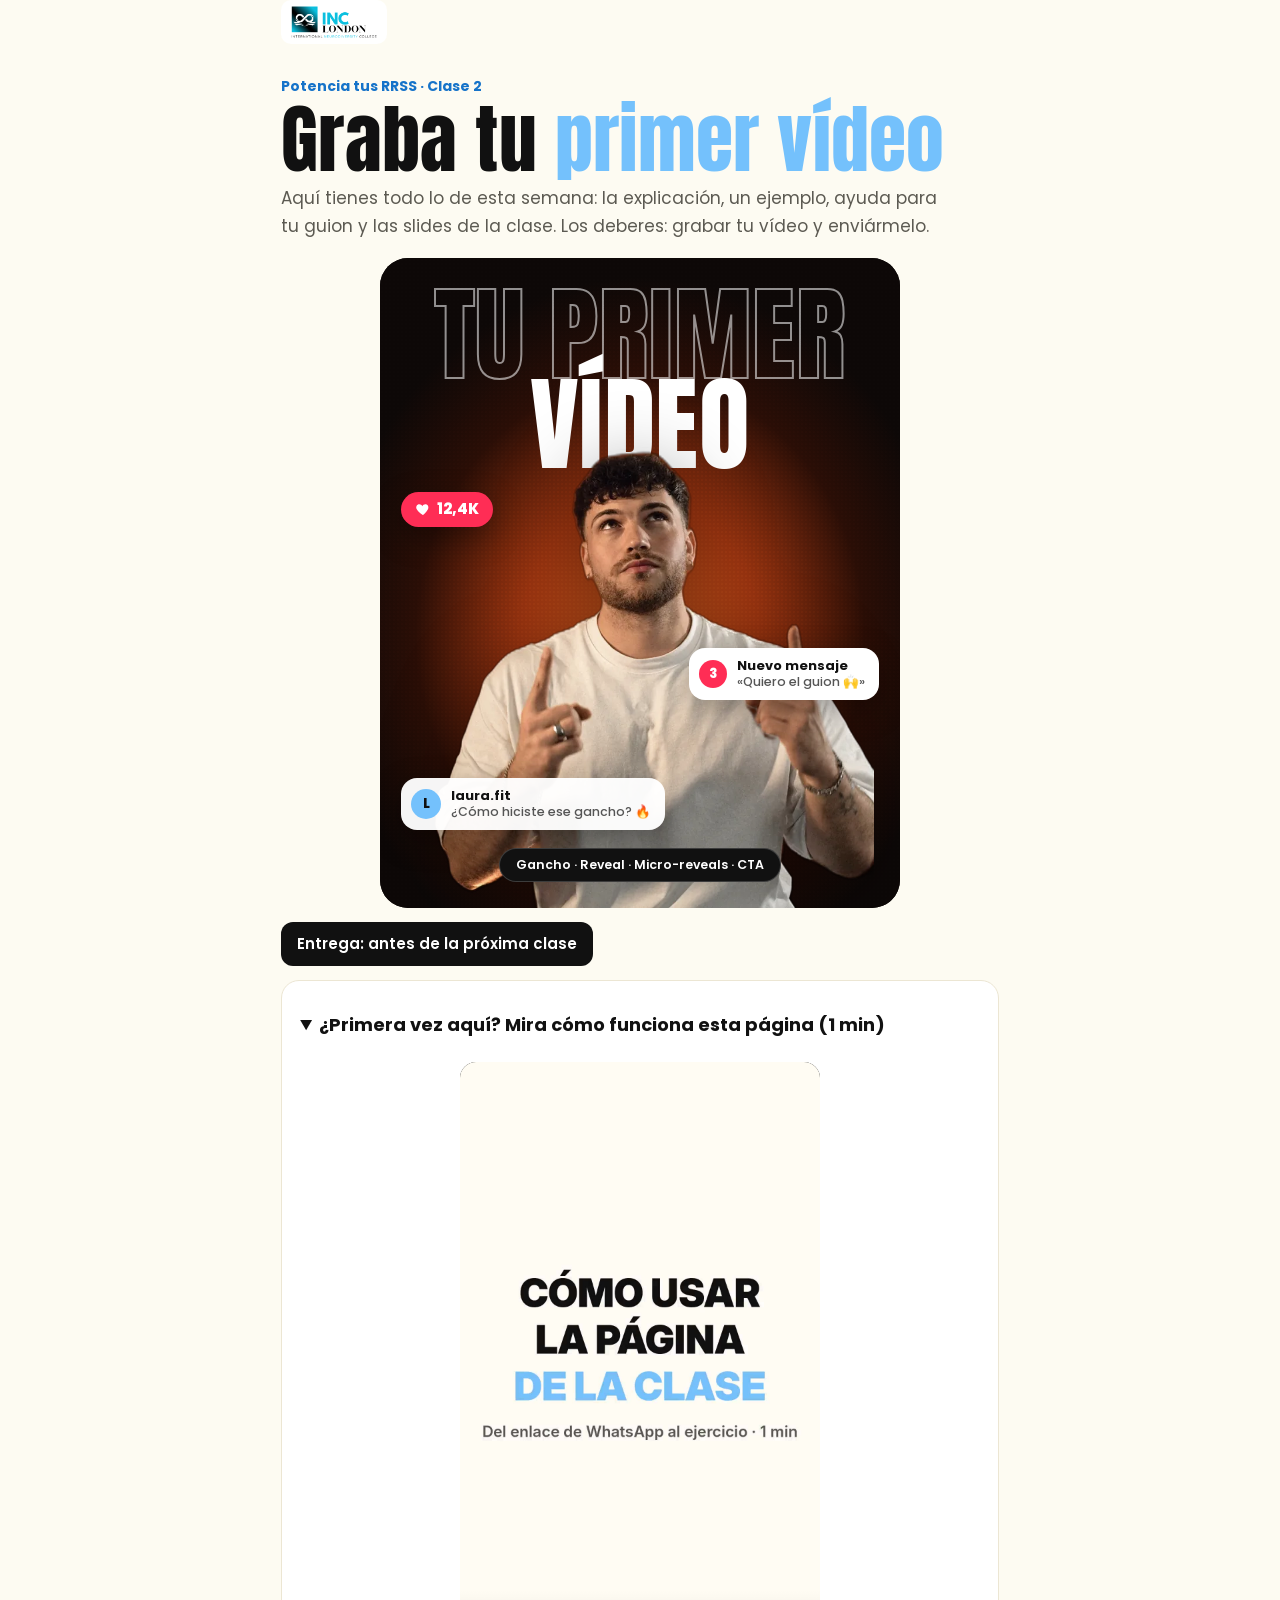
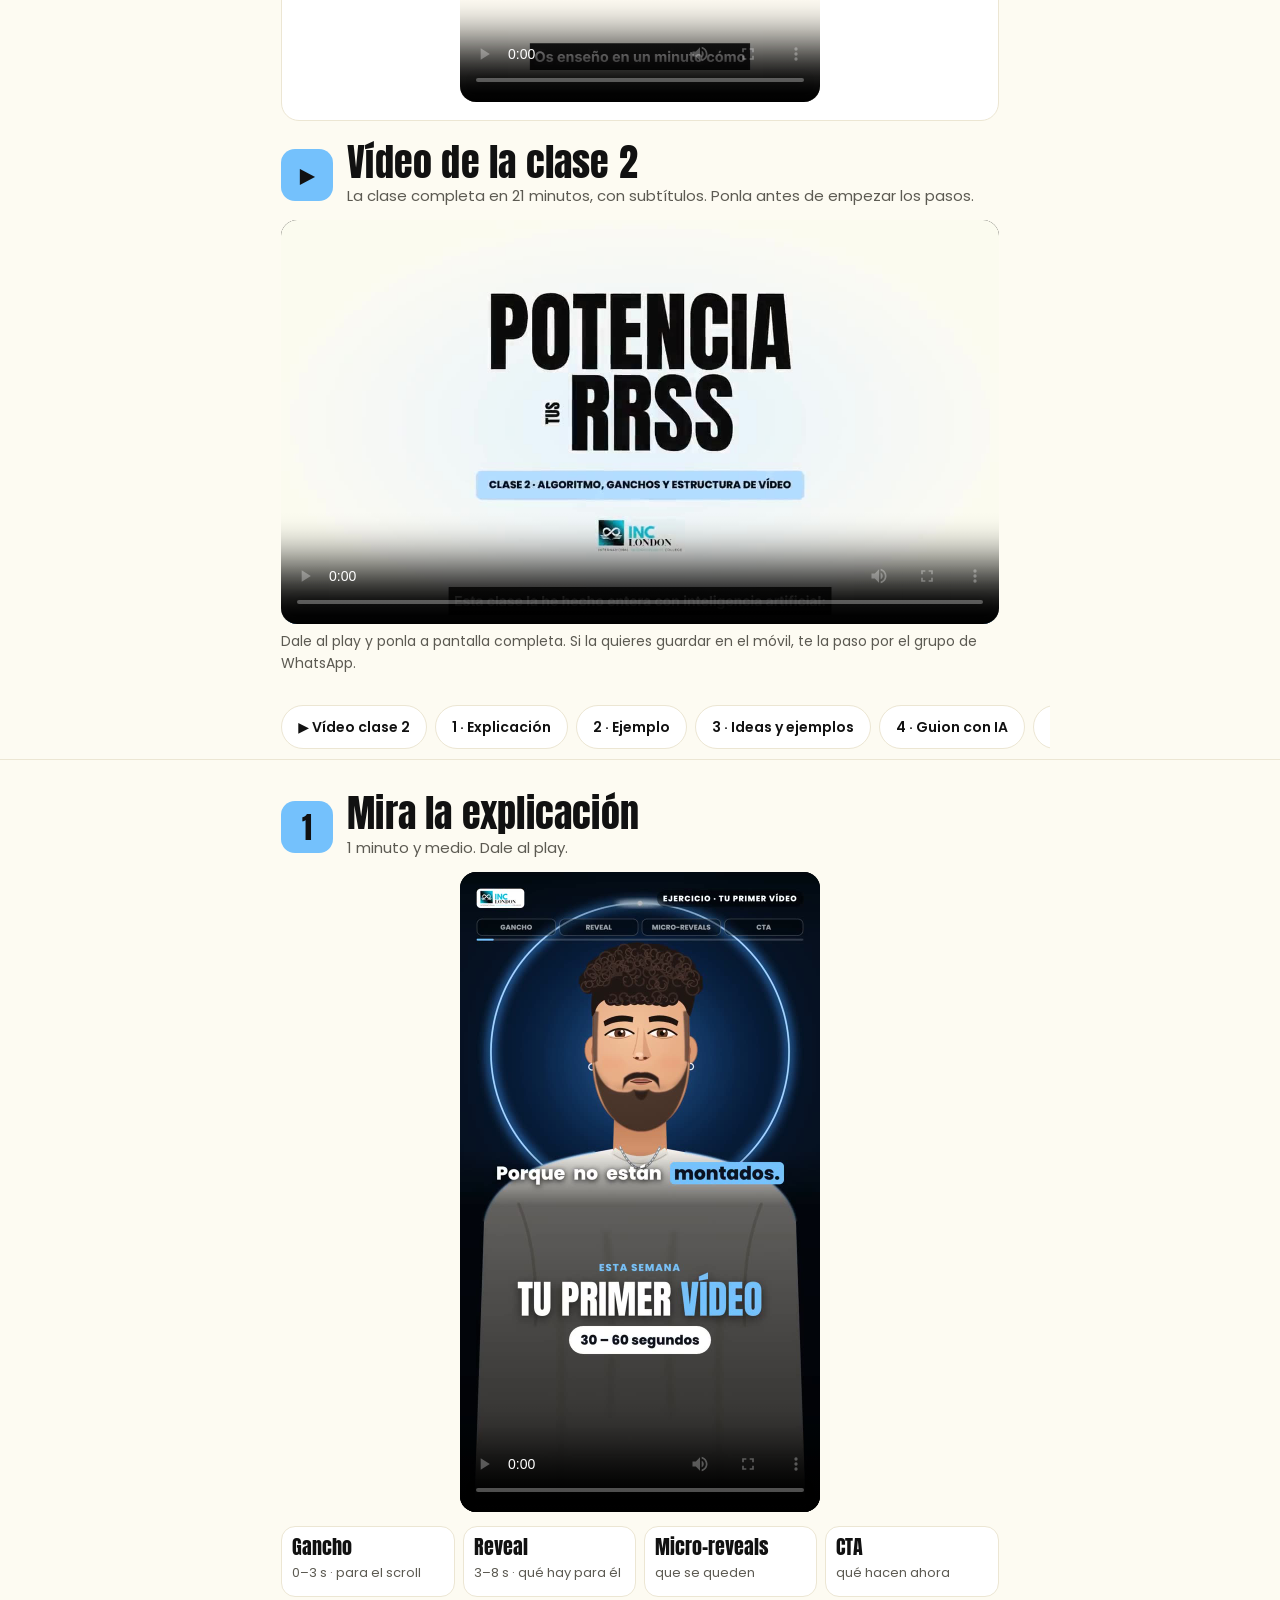
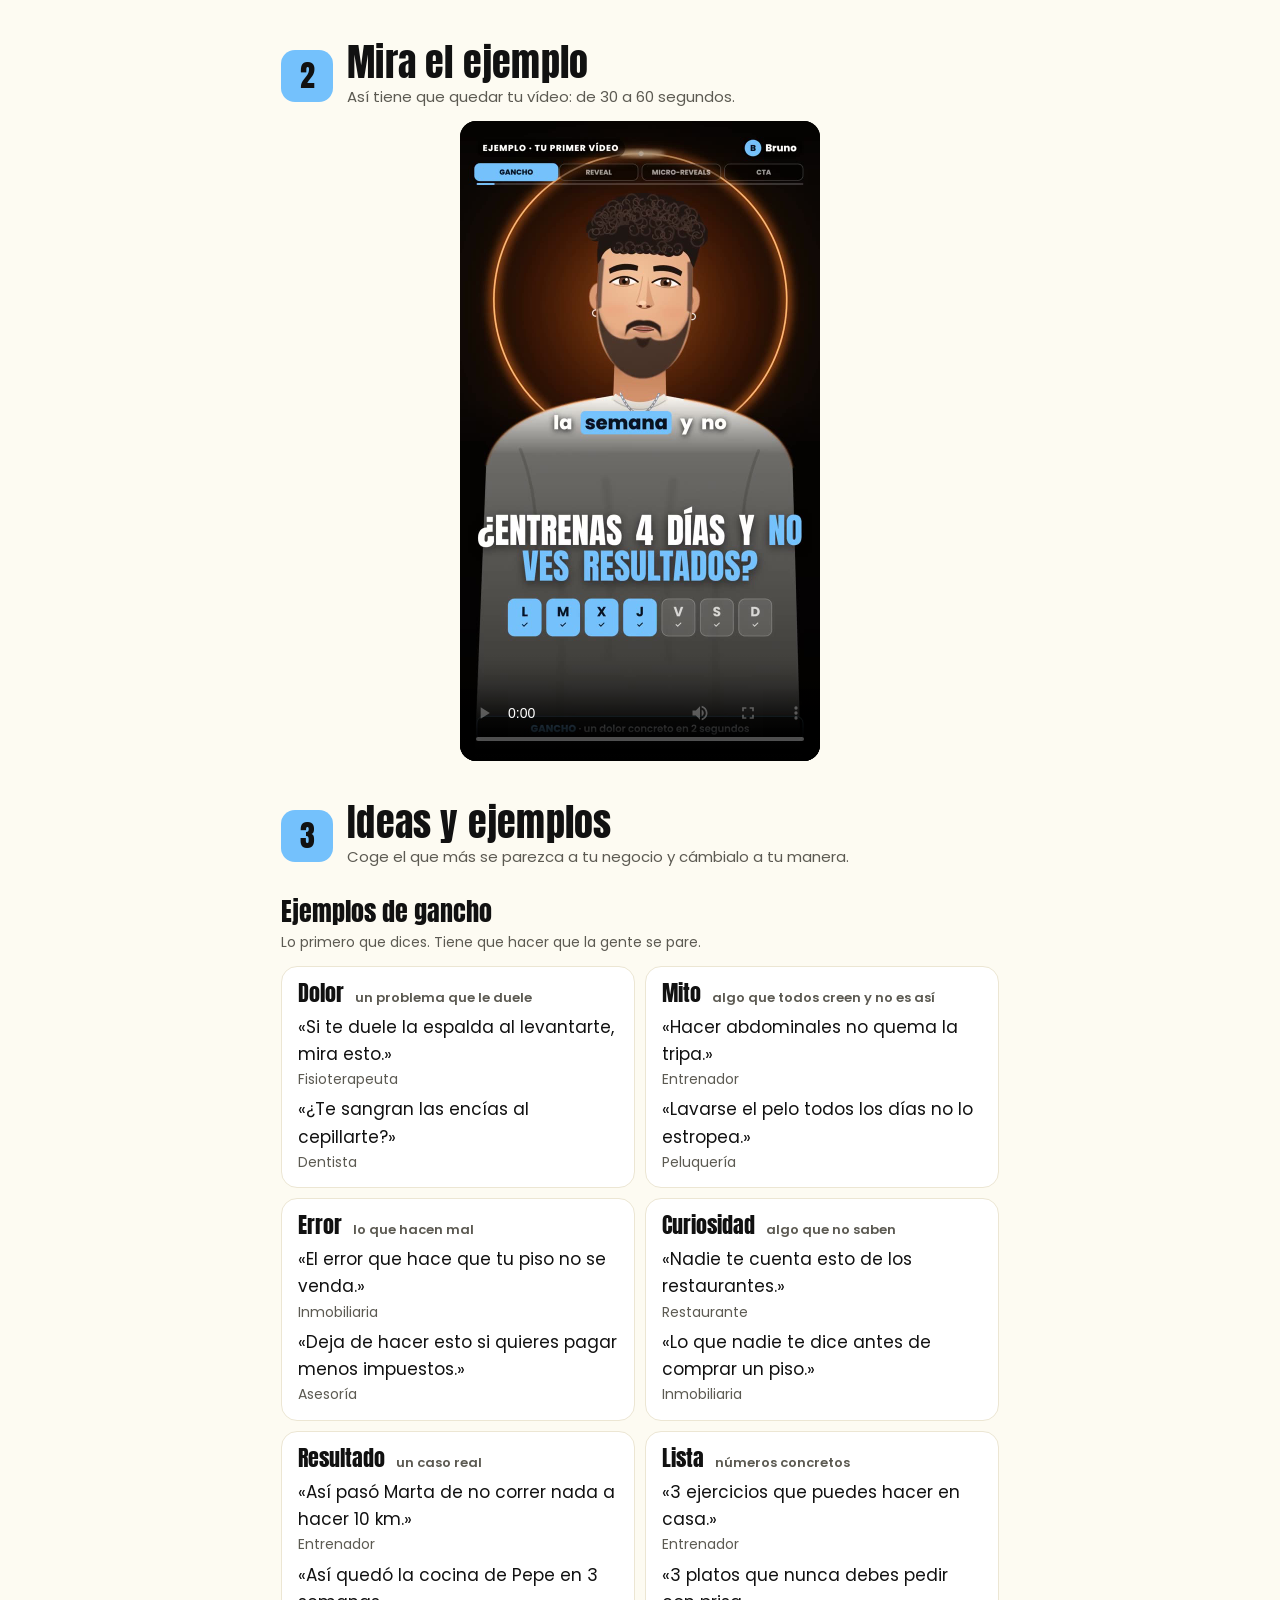
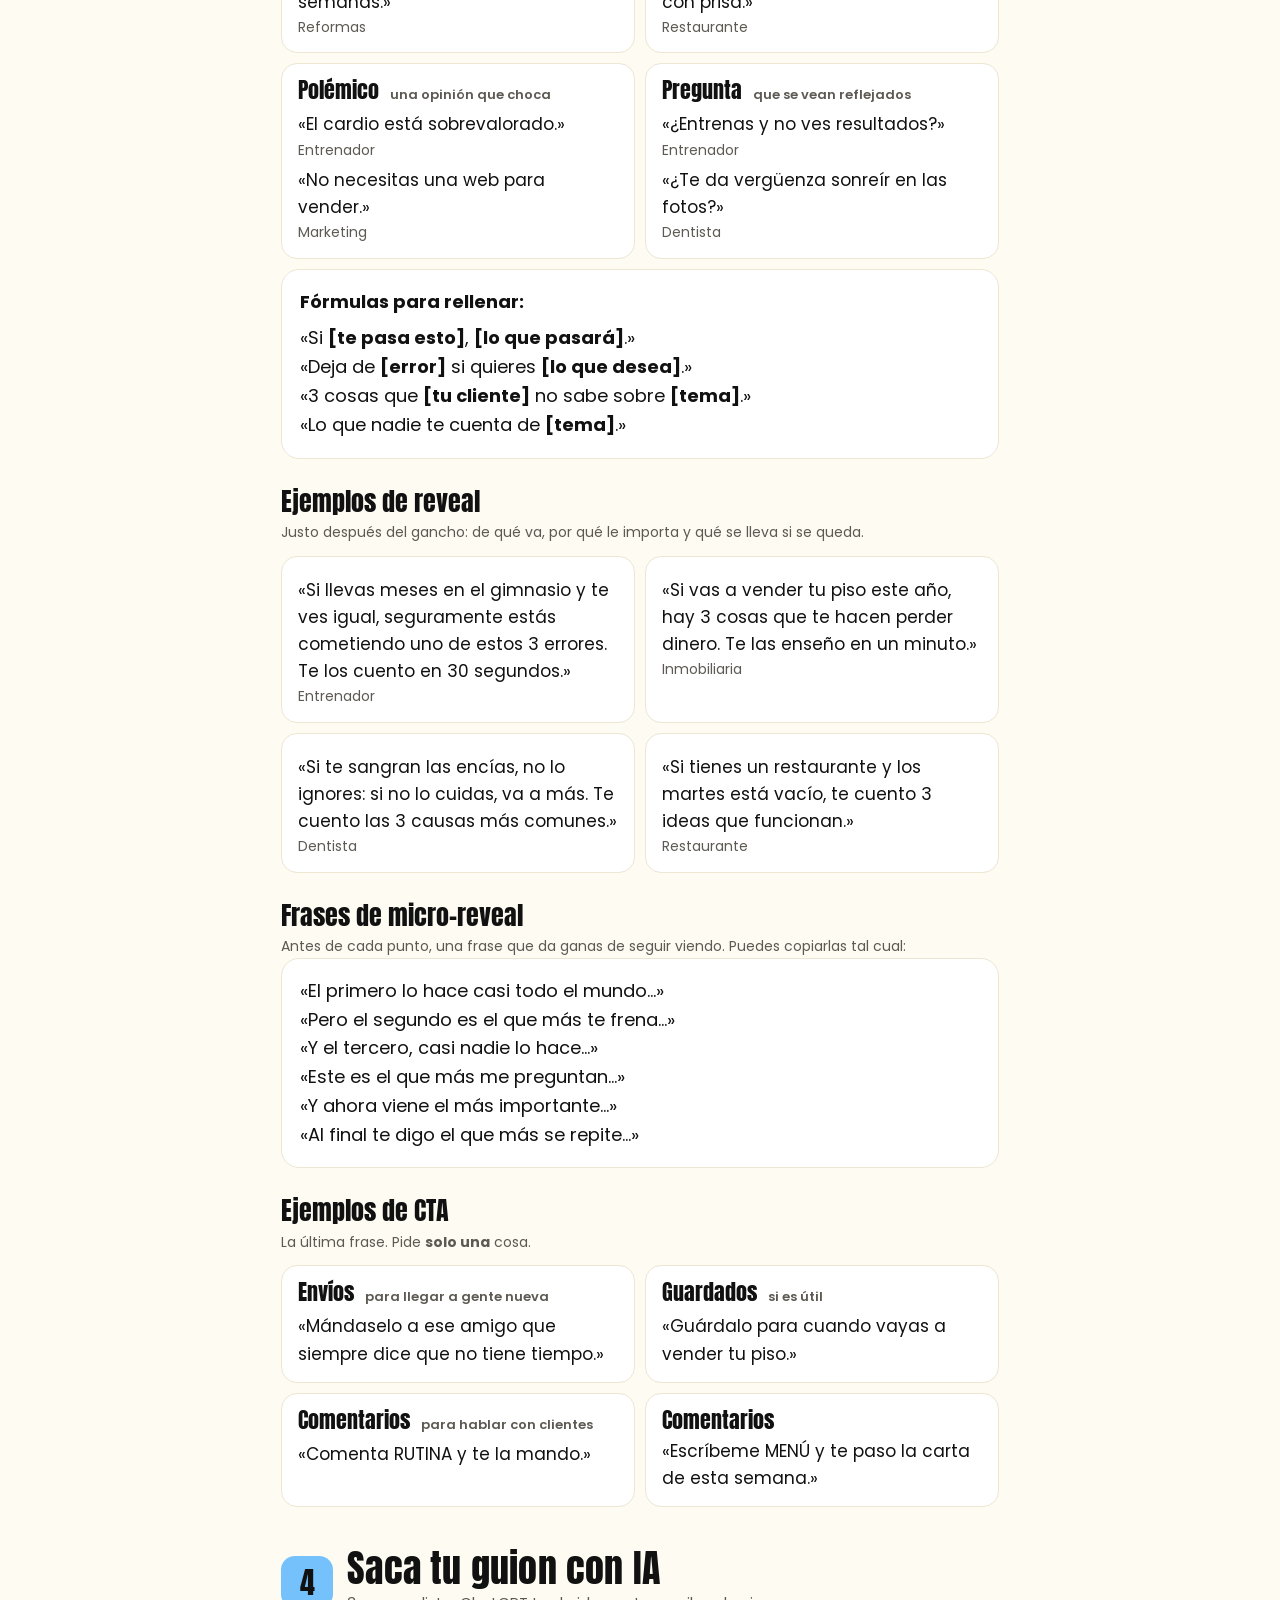
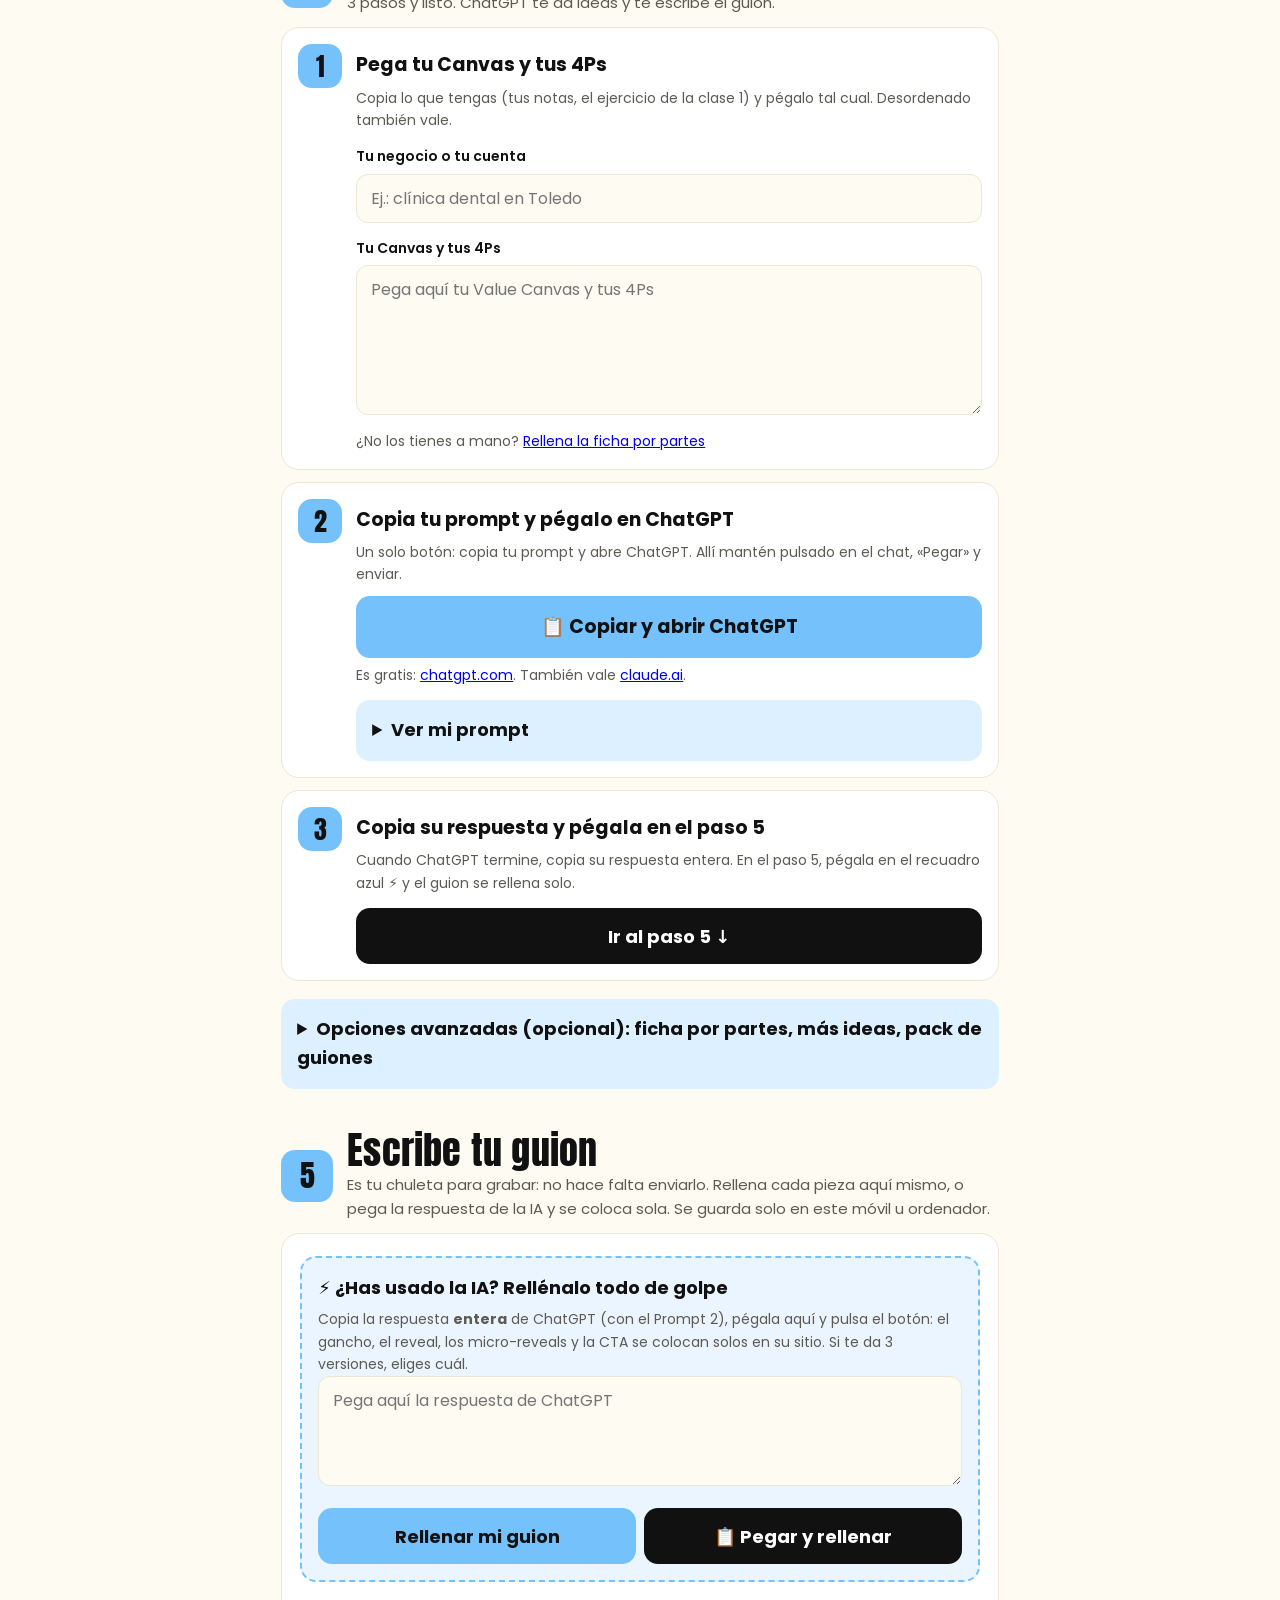
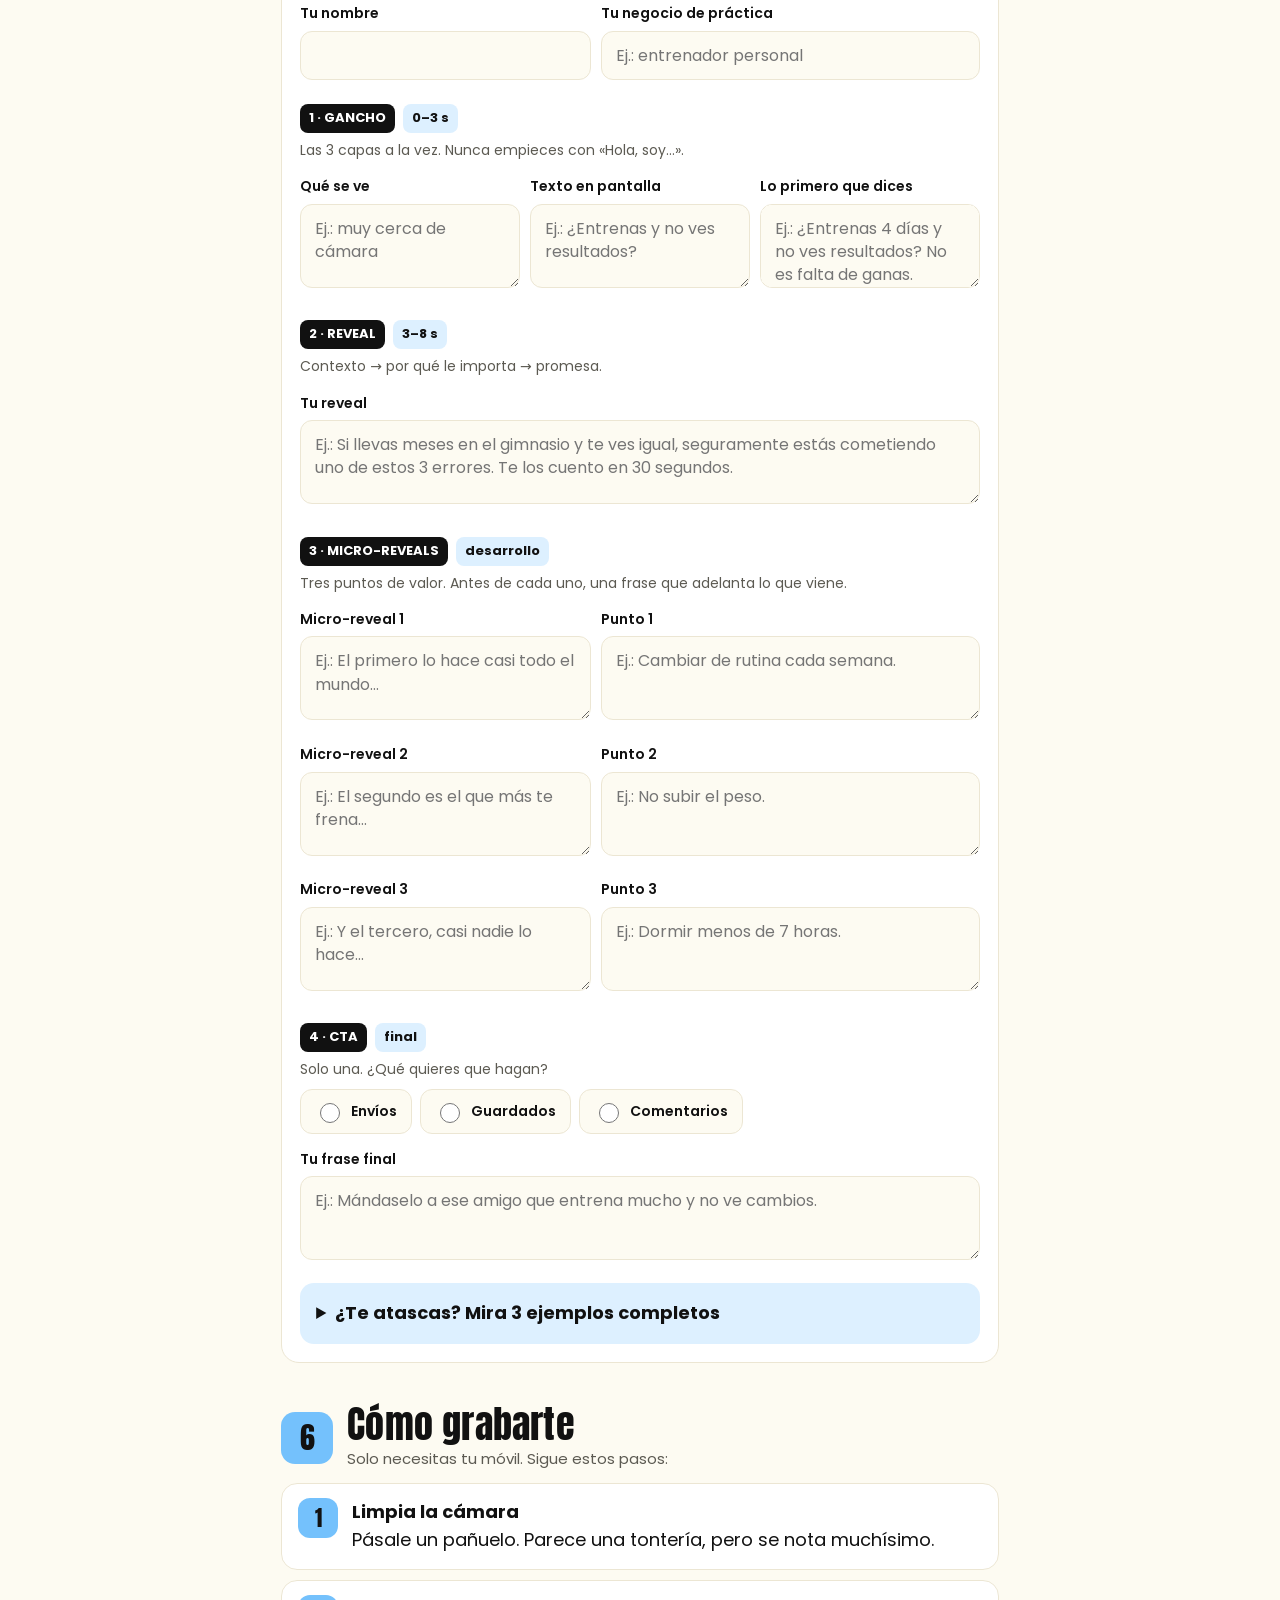
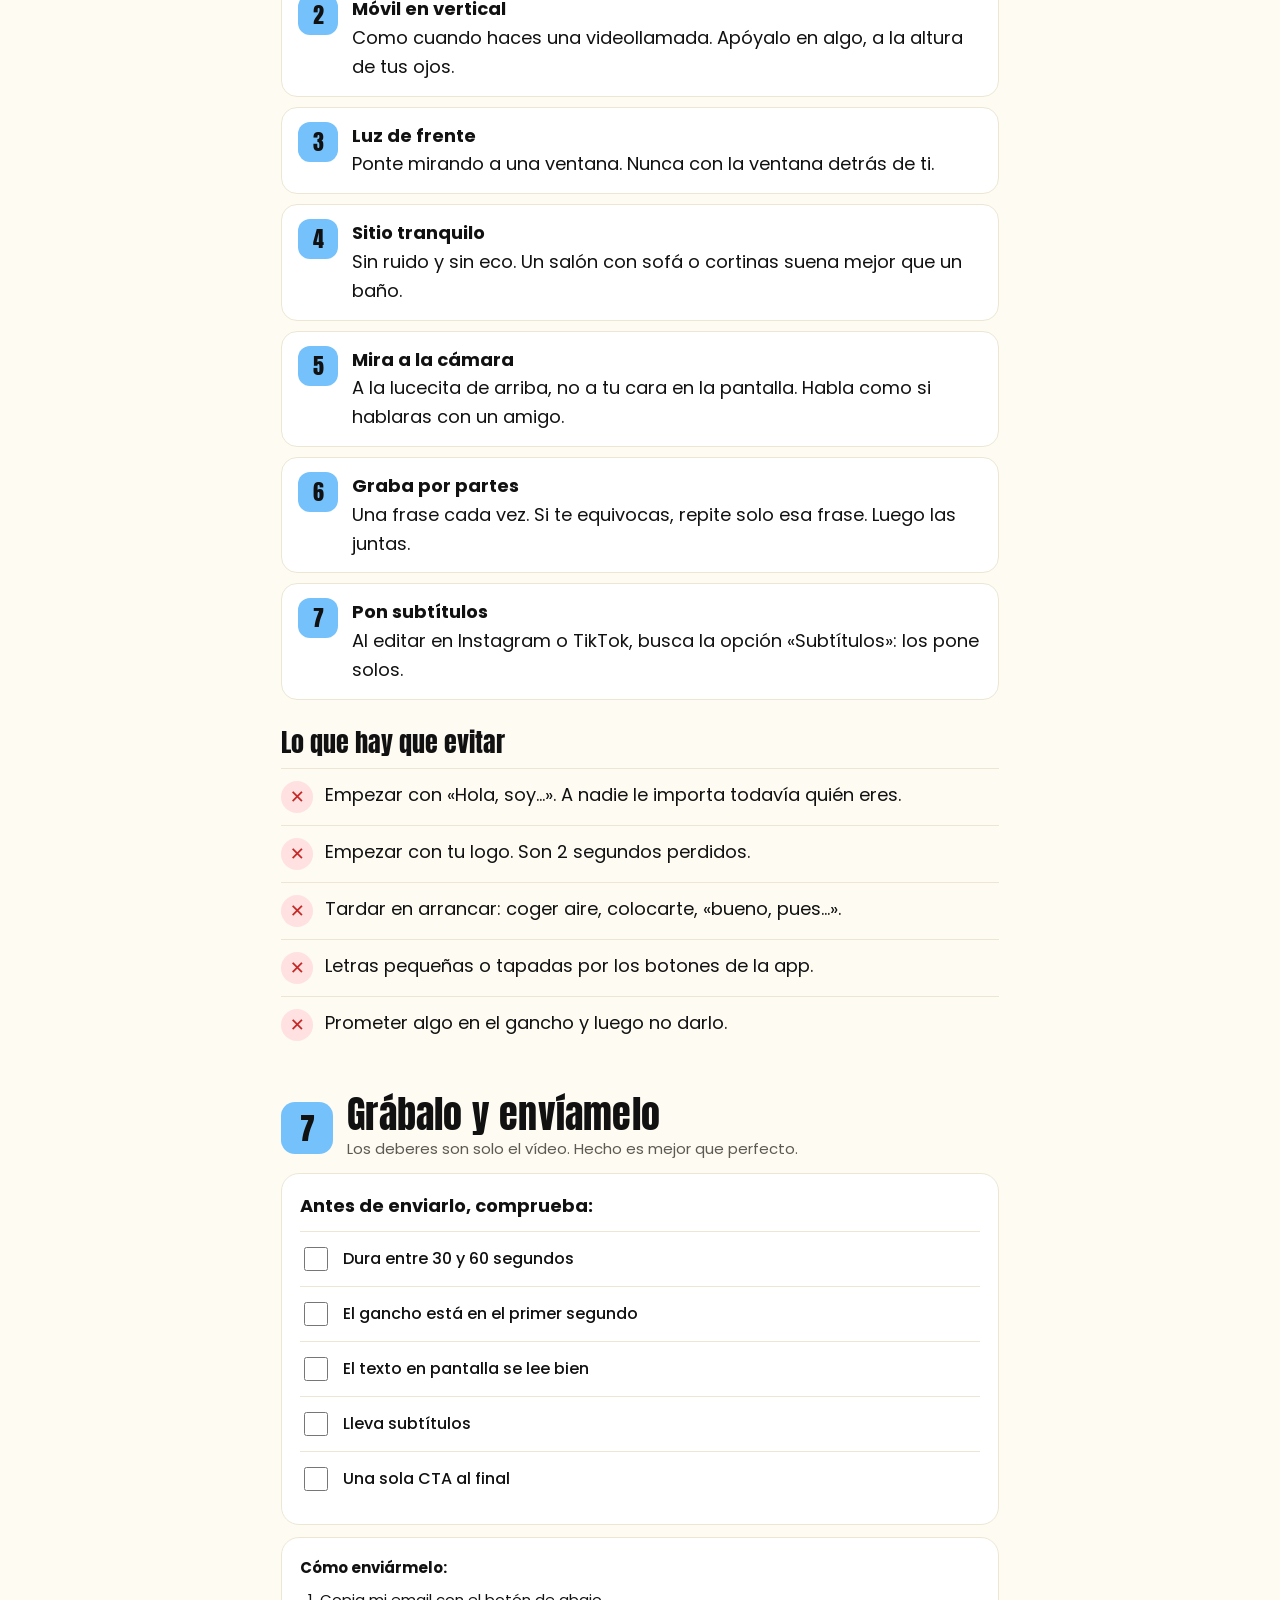
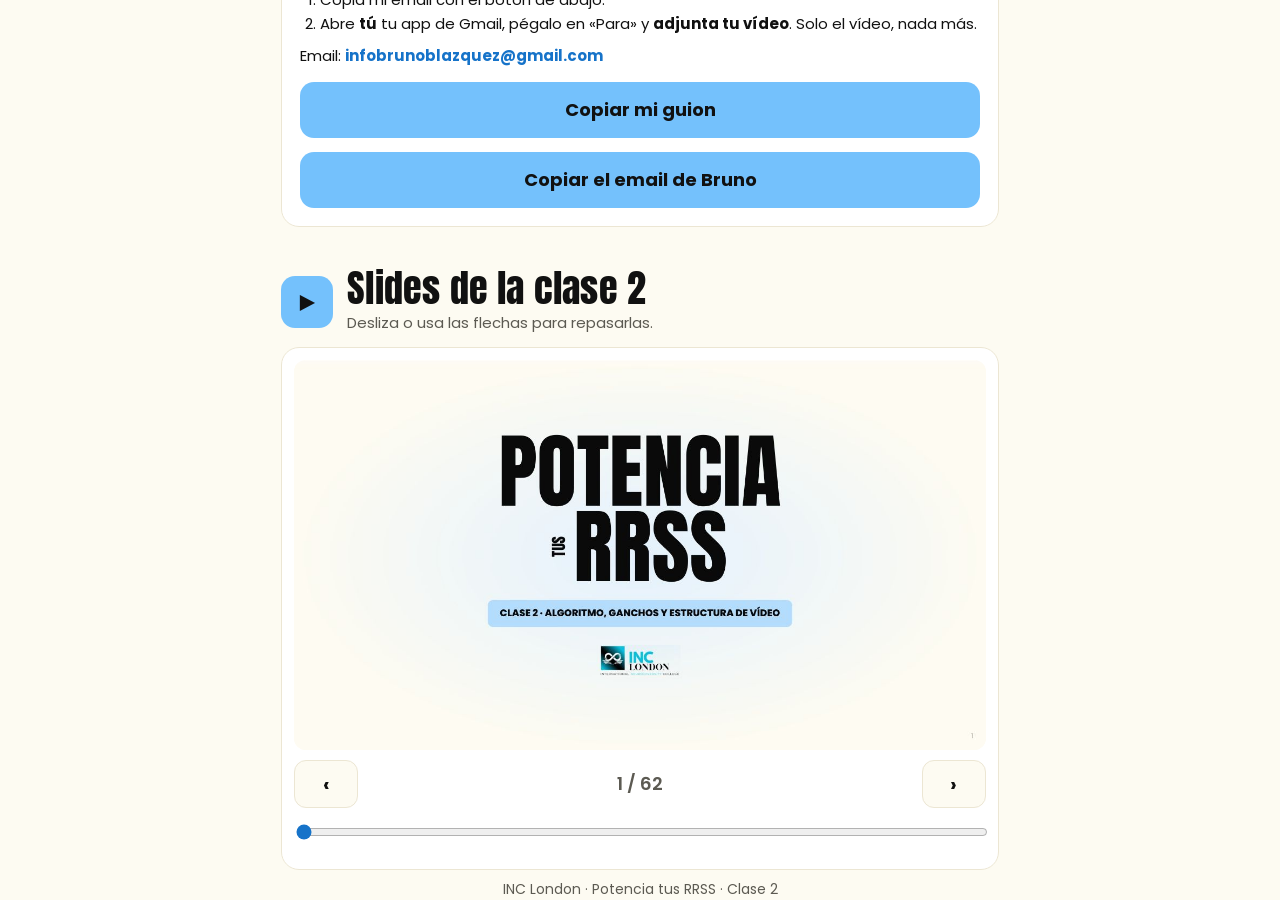
<file: clase2/index.html>
<!DOCTYPE html>
<html lang="es">
<head>
<meta charset="utf-8">
<meta name="viewport" content="width=device-width, initial-scale=1">
<title>Clase 2 · Potencia tus RRSS</title>
<meta name="robots" content="noindex">
<meta property="og:title" content="Clase 2 · Potencia tus RRSS">
<meta property="og:description" content="El vídeo de la clase, tu ejercicio, ideas de ganchos y prompts de IA para tu guion.">
<meta property="og:image" content="https://cblazquezbruno-ux.github.io/lamuralla-local-app/clase2/img/poster-clase2.jpg">
<meta property="og:type" content="website">
<link rel="preconnect" href="https://fonts.googleapis.com">
<link href="https://fonts.googleapis.com/css2?family=Anton&family=Poppins:wght@300;400;500;600;700;800&display=swap" rel="stylesheet">
<style>
/* VOICE: cercano y claro, para alumnos que no son técnicos
   IDEA: la carpeta de la clase 2 — todo en un sitio, paso a paso
   PICTURE: los vídeos de la clase como pieza principal
   COLOUR and TYPE: crema de las slides, azul del curso, negro; Anton + Poppins
   LAYOUT: una columna, pasos numerados grandes, botones de 44px+ */
:root{color-scheme:light dark;--bg:light-dark(#FDFBF2,#12161D);--card:light-dark(#FFFFFF,#1B212B);--ink:light-dark(#111111,#F3F1EA);--soft:light-dark(#5C5A52,#B9B6AC);--line:light-dark(#ECE6D3,#2C3440);--blue:#74C1FC;--blue2:light-dark(#1673C9,#8ECDFD);--chip:light-dark(#DDF0FF,#22384F);--dark:#111111}
:root[data-theme=light]{color-scheme:light}:root[data-theme=dark]{color-scheme:dark}
*{box-sizing:border-box;min-width:0}
body{margin:0;background:var(--bg);color:var(--ink);font:18px/1.6 Poppins,system-ui,sans-serif;overflow-x:clip}
.save{display:flex;align-items:center;justify-content:center;gap:8px;min-height:50px;margin-top:10px;border:1.5px solid var(--line);border-radius:14px;background:var(--card);color:var(--ink);text-decoration:none;font-weight:600;font-size:16px}
.save+.hint{text-align:center}
.grid2{display:grid;grid-template-columns:repeat(2,minmax(0,1fr));gap:10px;margin-top:12px}
@media(max-width:600px){.grid2{grid-template-columns:1fr}}
.ej{background:var(--card);border:1px solid var(--line);border-radius:16px;padding:14px 16px}
.ej h3{margin:0 0 6px;font:22px/1.1 Anton,Impact,sans-serif;font-weight:400}
.ej h3 small{font:600 13px Poppins,system-ui,sans-serif;color:var(--soft);margin-left:6px}
.ej p{margin:6px 0 0;font-size:17px}
.ej p i{color:var(--soft);font-style:normal;font-size:14px;display:block}
.blockh{font:26px/1.1 Anton,Impact,sans-serif;margin:28px 0 4px}
.how{counter-reset:h;list-style:none;padding:0;margin:12px 0 0}
.how li{counter-increment:h;display:flex;gap:14px;align-items:flex-start;background:var(--card);border:1px solid var(--line);border-radius:16px;padding:14px 16px;margin-bottom:10px}
.how li::before{content:counter(h);flex:none;width:40px;height:40px;border-radius:12px;background:var(--blue);color:#111;font:22px/40px Anton,Impact,sans-serif;text-align:center}
.how b{display:block}
.bad{list-style:none;padding:0;margin:12px 0 0}
.bad li{display:flex;gap:12px;align-items:flex-start;padding:12px 0;border-top:1px solid var(--line)}
.bad li::before{content:"✕";flex:none;width:32px;height:32px;border-radius:50%;background:#FFE1E1;color:#C62828;font-weight:800;display:flex;align-items:center;justify-content:center}
.wrap{max-width:820px;margin:0 auto;padding:0 max(4vw,16px)}
h1,h2,.anton{font-family:Anton,Impact,sans-serif;font-weight:400;letter-spacing:.2px}
header{padding:28px 0 8px}
.logo{height:44px;width:auto;background:#fff;border-radius:10px;padding:6px 10px}
.kick{margin-top:22px;font-weight:700;color:var(--blue2);font-size:14px}
h1{font-size:clamp(44px,11vw,76px);line-height:.95;margin:6px 0 10px;text-wrap:balance}
h1 span{color:var(--blue)}
.lead{font-size:17px;color:var(--soft);max-width:60ch;margin:0}
.when{display:inline-block;margin-top:14px;background:var(--dark);color:#fff;border-radius:12px;padding:10px 16px;font-weight:600;font-size:15px}
nav{position:sticky;top:0;z-index:5;background:var(--bg);border-bottom:1px solid var(--line);margin-top:20px}
nav .wrap{display:flex;gap:8px;overflow-x:auto;padding-top:10px;padding-bottom:10px}
nav a{flex:none;text-decoration:none;color:var(--ink);background:var(--card);border:1px solid var(--line);border-radius:999px;padding:10px 16px;font-weight:600;font-size:14px;min-height:44px;display:flex;align-items:center}
section{padding:34px 0 8px}
.step{display:flex;align-items:center;gap:14px;margin-bottom:12px}
.num{flex:none;width:52px;height:52px;border-radius:14px;background:var(--blue);color:#111;display:flex;align-items:center;justify-content:center;font:30px Anton,Impact,sans-serif}
h2{font-size:clamp(28px,6vw,38px);line-height:1.05;margin:0}
.sub{color:var(--soft);margin:2px 0 0;font-size:15px}
video{width:100%;display:block;border-radius:16px;background:#000}
.vert{max-width:360px;margin:0 auto}
.card{background:var(--card);border:1px solid var(--line);border-radius:18px;padding:18px}
.pieces{display:grid;grid-template-columns:repeat(4,minmax(0,1fr));gap:8px;margin:14px 0 4px}
.pieces div{background:var(--card);border:1px solid var(--line);border-radius:14px;padding:10px}
.pieces b{display:block;font:20px/1 Anton,Impact,sans-serif;font-weight:400}
.pieces small{color:var(--soft);font-size:13px}
@media(max-width:600px){.pieces{grid-template-columns:repeat(2,minmax(0,1fr))}}
label{display:block;font-weight:600;font-size:14px;margin:14px 0 6px}
label small{font-weight:400;color:var(--soft)}
textarea,input[type=text]{width:100%;font:16px/1.45 Poppins,system-ui,sans-serif;color:var(--ink);background:var(--bg);border:1.5px solid var(--line);border-radius:12px;padding:12px 14px;min-height:48px;resize:vertical}
textarea{min-height:84px}
textarea:focus,input:focus{outline:3px solid var(--blue);outline-offset:1px;border-color:var(--blue)}
.piece{margin-top:22px}
.auto{background:#EAF5FF;border:2px dashed var(--blue);border-radius:16px;padding:16px;margin:4px 0 6px}
.auto b.h{display:block;font-size:18px}
.auto textarea{min-height:110px}
.auto .two{display:flex;gap:8px;flex-wrap:wrap}.auto .two .btn{flex:1 1 200px;width:auto}
.vers{display:flex;gap:8px;flex-wrap:wrap;margin-top:10px}.vers:empty{display:none}
.vers button{min-height:44px;padding:0 14px;border-radius:12px;border:1.5px solid var(--line);background:#fff;font:700 15px Poppins,system-ui,sans-serif;cursor:pointer}.vers button.on{background:var(--blue);border-color:var(--blue)}
.automsg{font-weight:700;margin-top:10px}.automsg:empty{display:none}
.fill{animation:fl 1.2s ease}@keyframes fl{0%{background:#FFF3B0}100%{background:inherit}}
.tag{display:inline-flex;gap:8px;align-items:center;font-weight:700;font-size:13px}
.tag i{font-style:normal;background:var(--dark);color:#fff;border-radius:8px;padding:4px 9px}
.tag em{font-style:normal;background:var(--chip);border-radius:8px;padding:4px 9px}
.hint{font-size:14px;color:var(--soft);margin:6px 0 0}
.row3{display:grid;grid-template-columns:repeat(3,minmax(0,1fr));gap:10px}
.row2{display:grid;grid-template-columns:minmax(0,1fr) minmax(0,1.3fr);gap:10px;align-items:end}
@media(max-width:600px){.row3,.row2{grid-template-columns:1fr}}
.radios{display:flex;flex-wrap:wrap;gap:8px;margin-top:8px}
.radios label{margin:0;display:flex;align-items:center;gap:8px;background:var(--bg);border:1.5px solid var(--line);border-radius:12px;padding:10px 14px;min-height:44px;font-weight:600;cursor:pointer}
.radios input{width:20px;height:20px;accent-color:#1673C9}
details{margin-top:14px;background:var(--chip);border-radius:14px;padding:4px 16px}
summary{cursor:pointer;font-weight:700;padding:12px 0;min-height:44px}
.ex{display:grid;grid-template-columns:repeat(3,minmax(0,1fr));gap:10px;padding-bottom:14px}
@media(max-width:700px){.ex{grid-template-columns:1fr}}
.ex div{background:var(--card);border-radius:12px;padding:12px;font-size:14px}
.ex b.t{font:18px Anton,Impact,sans-serif;font-weight:400;display:block;margin-bottom:4px}
ul.check{list-style:none;padding:0;margin:10px 0 0}
ul.check label{display:flex;gap:12px;align-items:center;margin:0;padding:12px 0;border-top:1px solid var(--line);font-weight:500;font-size:16px;cursor:pointer}
ul.check input{width:24px;height:24px;accent-color:#1673C9;flex:none}
.tips{display:grid;grid-template-columns:repeat(4,minmax(0,1fr));gap:8px;margin-top:12px}
@media(max-width:600px){.tips{grid-template-columns:repeat(2,minmax(0,1fr))}}
.tips div{background:var(--card);border:1px solid var(--line);border-radius:14px;padding:12px;font-size:14px}
.tips b{display:block;font:18px Anton,Impact,sans-serif;font-weight:400}
.btn{display:flex;align-items:center;justify-content:center;gap:10px;width:100%;min-height:56px;border:0;border-radius:14px;background:var(--blue);color:#111;font:700 18px Poppins,system-ui,sans-serif;cursor:pointer;margin-top:14px;text-decoration:none}
.btn.dark{background:var(--dark);color:#fff}
.btn:focus-visible{outline:3px solid var(--ink);outline-offset:2px}
.ok{display:none;margin-top:10px;background:#DFF5E3;color:#114B22;border-radius:12px;padding:12px 14px;font-weight:600}
.send{margin-top:16px;font-size:15px}
.send ol{padding-left:20px;margin:8px 0}
.mail{font-weight:700;color:var(--blue2);overflow-wrap:anywhere}
#copyBox{display:none;margin-top:10px}
.viewer{background:var(--card);border:1px solid var(--line);border-radius:18px;padding:12px}
.slide{position:relative;aspect-ratio:1282/723;border-radius:12px;overflow:hidden;background:#FDFBF2;touch-action:pan-y}
.slide img{width:100%;height:100%;object-fit:contain;display:block;user-select:none;-webkit-user-drag:none}
.ctrl{display:flex;align-items:center;justify-content:space-between;gap:10px;margin-top:10px}
.ctrl button{min-width:64px;min-height:48px;border-radius:12px;border:1.5px solid var(--line);background:var(--bg);color:var(--ink);font:700 20px Poppins,system-ui,sans-serif;cursor:pointer}
.ctrl span{font-weight:600;color:var(--soft)}
input[type=range]{width:100%;accent-color:#1673C9;margin-top:8px;height:32px}
.ia select{width:100%;font:16px Poppins,system-ui,sans-serif;color:var(--ink);background:var(--bg);border:1.5px solid var(--line);border-radius:12px;padding:12px 14px;min-height:48px}
.ia select:focus{outline:3px solid var(--blue);outline-offset:1px}
.ia legend{font:24px/1.1 Anton,Impact,sans-serif;padding:0;margin:6px 0 0}
.ia fieldset{border:0;padding:0;margin:0 0 10px}
.pc{background:var(--card);border:1px solid var(--line);border-radius:18px;margin-top:14px;overflow:hidden}
.pc .ph{display:flex;flex-wrap:wrap;gap:10px;align-items:center;justify-content:space-between;padding:14px 16px;background:var(--chip)}
.pc .ph p{margin:2px 0 0;font-size:14px;color:var(--soft)}
.pc pre{margin:0;padding:14px 16px;max-height:300px;overflow:auto;white-space:pre-wrap;word-break:break-word;font:13.5px/1.5 ui-monospace,Menlo,Consolas,monospace}
.pc .btn{width:auto;min-height:48px;margin:0;padding:0 18px;font-size:16px}
.sp{display:flex;gap:14px;align-items:flex-start;background:var(--card);border:1px solid var(--line);border-radius:18px;padding:16px;margin-top:12px}
.spn{flex:none;width:44px;height:44px;border-radius:14px;background:var(--blue);font:26px/44px Anton,Impact,sans-serif;text-align:center}
.spb{flex:1;min-width:0}.spb>b{display:block;font-size:19px;margin:6px 0 2px}
.btn.big{min-height:62px;font-size:19px;margin-top:10px}
.peek pre{max-height:260px;overflow:auto;font-size:13px;white-space:pre-wrap}
.adv{margin-top:18px}
.iabtns{display:flex;flex-wrap:wrap;gap:10px;margin-top:14px}
.iabtns .btn{width:auto;flex:1 1 200px;margin:0}
.iatoast{position:fixed;left:50%;bottom:22px;transform:translateX(-50%);background:var(--dark);color:#fff;padding:10px 18px;border-radius:12px;font-weight:700;opacity:0;pointer-events:none;transition:opacity .2s}
.iatoast.on{opacity:1}
main.wrap{display:flex;flex-direction:column}
#explicacion,#ejemplo,#ejemplos{order:1}#ia{order:2}#guion{order:3}#grabar{order:4}#enviar{order:5}#slides{order:6}
.hero{position:relative;margin:18px auto 0;aspect-ratio:4/5;max-width:520px;border-radius:28px;overflow:hidden;isolation:isolate;background:#0d0807}
.hero-bg{position:absolute;inset:0;background:radial-gradient(60% 55% at 50% 58%,#e0601f 0%,#9a3410 38%,#2a0e06 72%,#0d0807 100%)}
.hero-bg::after{content:"";position:absolute;inset:0;background-image:radial-gradient(rgba(255,255,255,.07) 1px,transparent 1px);background-size:4px 4px;mix-blend-mode:overlay}
.hero-word{position:absolute;left:0;right:0;top:5%;z-index:1;text-align:center;font:clamp(54px,15vw,104px)/.86 Anton,Impact,sans-serif;letter-spacing:.5px;text-transform:uppercase}
.hero-word span{display:block}
.hero-word span:first-child{color:transparent;-webkit-text-stroke:2px rgba(255,255,255,.55)}
.hero-word span:last-child{color:#fff}
.hero-img{position:absolute;z-index:2;left:50%;bottom:0;width:90%;transform:translateX(-50%);filter:drop-shadow(0 20px 40px rgba(0,0,0,.45))}
.hc{position:absolute;z-index:3;font:600 13px/1.25 Poppins,system-ui,sans-serif;color:#111;box-shadow:0 10px 30px rgba(0,0,0,.35)}
.hc strong{display:block;font-weight:700;font-size:13px}
.hc span{display:block;color:#555;font-weight:500;font-size:12.5px}
.pill{top:36%;left:4%;display:flex;align-items:center;gap:6px;background:#ff2d55;color:#fff;border-radius:999px;padding:8px 14px;font-weight:800;font-size:15px}
.dm{top:60%;right:4%;display:flex;gap:10px;align-items:center;background:#fff;border-radius:16px;padding:10px 14px 10px 10px;max-width:48%}
.dm b{flex:none;width:28px;height:28px;border-radius:50%;background:#ff2d55;color:#fff;display:flex;align-items:center;justify-content:center;font-weight:800}
.cm{bottom:12%;left:4%;display:flex;gap:10px;align-items:center;background:rgba(255,255,255,.96);border-radius:16px;padding:10px 14px 10px 10px;max-width:58%}
.cm i{flex:none;width:30px;height:30px;border-radius:50%;background:#74C1FC;color:#111;font-style:normal;font-weight:800;display:flex;align-items:center;justify-content:center}
.tagline{left:50%;bottom:4%;transform:translateX(-50%);white-space:nowrap;background:#111;color:#fff;border-radius:999px;padding:8px 16px;font-size:12.5px;box-shadow:none;border:1px solid rgba(255,255,255,.18)}
@media(max-width:420px){.dm{max-width:52%}.hc span{font-size:11.5px}.tagline{font-size:11px;padding:7px 12px}}
@media(prefers-reduced-motion:no-preference){
.hero-word span{animation:hwIn .9s cubic-bezier(.2,.8,.2,1) both}.hero-word span:last-child{animation-delay:.12s}
.hero-img{animation:hiIn 1s cubic-bezier(.2,.8,.2,1) .15s both}
.pill{animation:pop .5s cubic-bezier(.3,1.6,.5,1) .9s both,fl 5s ease-in-out 1.5s infinite}
.dm{animation:pop .5s cubic-bezier(.3,1.6,.5,1) 1.15s both,fl 6s ease-in-out 1.8s infinite}
.cm{animation:pop .5s cubic-bezier(.3,1.6,.5,1) 1.4s both,fl 5.5s ease-in-out 2s infinite}
.tagline{animation:tg .6s ease 1.7s both}
.hero-bg{animation:glow 5s ease-in-out infinite}}
@keyframes hwIn{from{opacity:0;transform:translateY(24px) scale(.96)}to{opacity:1;transform:none}}
@keyframes hiIn{from{opacity:0;transform:translate(-50%,40px) scale(.96)}to{opacity:1;transform:translate(-50%,0)}}
@keyframes pop{from{opacity:0;scale:.6}to{opacity:1;scale:1}}
@keyframes fl{0%,100%{translate:0 0}50%{translate:0 -6px}}
@keyframes tg{from{opacity:0}to{opacity:1}}
@keyframes glow{0%,100%{filter:brightness(1)}50%{filter:brightness(1.15)}}
footer{padding:40px 0 60px;color:var(--soft);font-size:14px;text-align:center}
@media(prefers-reduced-motion:no-preference){.slide img{transition:opacity .2s}}
</style>
</head>
<body>
<header class="wrap">
  <img class="logo" src="img/logo.png" alt="INC London">
  <div class="kick">Potencia tus RRSS · Clase 2</div>
  <h1>Graba tu <span>primer vídeo</span></h1>
  <p class="lead">Aquí tienes todo lo de esta semana: la explicación, un ejemplo, ayuda para tu guion y las slides de la clase. Los deberes: grabar tu vídeo y enviármelo.</p>
  <div class="hero" aria-label="Bruno señalando el título">
    <div class="hero-bg"></div>
    <div class="hero-word" aria-hidden="true"><span>TU PRIMER</span><span>VÍDEO</span></div>
    <img class="hero-img" src="img/bruno-cut.webp" alt="Bruno">
    <div class="hc pill"><svg viewBox="0 0 24 24" width="16" height="16" aria-hidden="true"><path fill="#fff" d="M12 21s-7.5-4.6-9.6-9.1C.9 8.6 3 5 6.4 5c2 0 3.6 1.1 4.6 2.7C12 6.1 13.6 5 15.6 5 19 5 21.1 8.6 19.6 11.9 17.5 16.4 12 21 12 21z"/></svg>12,4K</div>
    <div class="hc dm"><b>3</b><div><strong>Nuevo mensaje</strong><span>«Quiero el guion 🙌»</span></div></div>
    <div class="hc cm"><i>L</i><div><strong>laura.fit</strong><span>¿Cómo hiciste ese gancho? 🔥</span></div></div>
    <div class="hc tagline">Gancho · Reveal · Micro-reveals · CTA</div>
  </div>
  <div class="when">Entrega: antes de la próxima clase</div>
  <details class="card" style="margin-top:14px" open><summary style="font-weight:700">¿Primera vez aquí? Mira cómo funciona esta página (1 min)</summary><video class="vert" style="margin-top:10px" controls playsinline preload="metadata" poster="img/poster-pagina.jpg" src="videos/como-usar-la-pagina.mp4"></video></details>
</header>

<section class="wrap" id="clase" style="padding-top:22px">
  <div class="step"><div class="num" style="font-size:22px">▶</div><div><h2>Vídeo de la clase 2</h2><p class="sub">La clase completa en 21 minutos, con subtítulos. Ponla antes de empezar los pasos.</p></div></div>
  <video controls playsinline preload="metadata" poster="img/poster-clase2.jpg" src="videos/clase2.mp4"></video>
  <p class="hint">Dale al play y ponla a pantalla completa. Si la quieres guardar en el móvil, te la paso por el grupo de WhatsApp.</p>
</section>

<nav><div class="wrap">
  <a href="#clase">▶ Vídeo clase 2</a><a href="#explicacion">1 · Explicación</a><a href="#ejemplo">2 · Ejemplo</a><a href="#ejemplos">3 · Ideas y ejemplos</a><a href="#ia">4 · Guion con IA</a><a href="#guion">5 · Tu guion</a><a href="#grabar">6 · Cómo grabarte</a><a href="#enviar">7 · Enviar</a><a href="#slides">Slides</a>
</div></nav>

<main class="wrap">
<section id="explicacion">
  <div class="step"><div class="num">1</div><div><h2>Mira la explicación</h2><p class="sub">1 minuto y medio. Dale al play.</p></div></div>
  <video class="vert" controls playsinline preload="metadata" poster="img/poster-explicacion.jpg" src="videos/explicacion.mp4"></video>
  <div class="pieces">
    <div><b>Gancho</b><small>0–3 s · para el scroll</small></div>
    <div><b>Reveal</b><small>3–8 s · qué hay para él</small></div>
    <div><b>Micro-reveals</b><small>que se queden</small></div>
    <div><b>CTA</b><small>qué hacen ahora</small></div>
  </div>
</section>

<section id="ejemplo">
  <div class="step"><div class="num">2</div><div><h2>Mira el ejemplo</h2><p class="sub">Así tiene que quedar tu vídeo: de 30 a 60 segundos.</p></div></div>
  <video class="vert" controls playsinline preload="metadata" poster="img/poster-leo.jpg" src="videos/ejemplo-leo.mp4"></video>
</section>

<section id="ejemplos">
  <div class="step"><div class="num">3</div><div><h2>Ideas y ejemplos</h2><p class="sub">Coge el que más se parezca a tu negocio y cámbialo a tu manera.</p></div></div>

  <div class="blockh">Ejemplos de gancho</div>
  <p class="hint">Lo primero que dices. Tiene que hacer que la gente se pare.</p>
  <div class="grid2">
    <div class="ej"><h3>Dolor <small>un problema que le duele</small></h3><p>«Si te duele la espalda al levantarte, mira esto.»<i>Fisioterapeuta</i></p><p>«¿Te sangran las encías al cepillarte?»<i>Dentista</i></p></div>
    <div class="ej"><h3>Mito <small>algo que todos creen y no es así</small></h3><p>«Hacer abdominales no quema la tripa.»<i>Entrenador</i></p><p>«Lavarse el pelo todos los días no lo estropea.»<i>Peluquería</i></p></div>
    <div class="ej"><h3>Error <small>lo que hacen mal</small></h3><p>«El error que hace que tu piso no se venda.»<i>Inmobiliaria</i></p><p>«Deja de hacer esto si quieres pagar menos impuestos.»<i>Asesoría</i></p></div>
    <div class="ej"><h3>Curiosidad <small>algo que no saben</small></h3><p>«Nadie te cuenta esto de los restaurantes.»<i>Restaurante</i></p><p>«Lo que nadie te dice antes de comprar un piso.»<i>Inmobiliaria</i></p></div>
    <div class="ej"><h3>Resultado <small>un caso real</small></h3><p>«Así pasó Marta de no correr nada a hacer 10 km.»<i>Entrenador</i></p><p>«Así quedó la cocina de Pepe en 3 semanas.»<i>Reformas</i></p></div>
    <div class="ej"><h3>Lista <small>números concretos</small></h3><p>«3 ejercicios que puedes hacer en casa.»<i>Entrenador</i></p><p>«3 platos que nunca debes pedir con prisa.»<i>Restaurante</i></p></div>
    <div class="ej"><h3>Polémico <small>una opinión que choca</small></h3><p>«El cardio está sobrevalorado.»<i>Entrenador</i></p><p>«No necesitas una web para vender.»<i>Marketing</i></p></div>
    <div class="ej"><h3>Pregunta <small>que se vean reflejados</small></h3><p>«¿Entrenas y no ves resultados?»<i>Entrenador</i></p><p>«¿Te da vergüenza sonreír en las fotos?»<i>Dentista</i></p></div>
  </div>
  <div class="card" style="margin-top:10px"><strong>Fórmulas para rellenar:</strong>
    <p style="margin:8px 0 0">«Si <b>[te pasa esto]</b>, <b>[lo que pasará]</b>.»<br>«Deja de <b>[error]</b> si quieres <b>[lo que desea]</b>.»<br>«3 cosas que <b>[tu cliente]</b> no sabe sobre <b>[tema]</b>.»<br>«Lo que nadie te cuenta de <b>[tema]</b>.»</p></div>

  <div class="blockh">Ejemplos de reveal</div>
  <p class="hint">Justo después del gancho: de qué va, por qué le importa y qué se lleva si se queda.</p>
  <div class="grid2">
    <div class="ej"><p>«Si llevas meses en el gimnasio y te ves igual, seguramente estás cometiendo uno de estos 3 errores. Te los cuento en 30 segundos.»<i>Entrenador</i></p></div>
    <div class="ej"><p>«Si vas a vender tu piso este año, hay 3 cosas que te hacen perder dinero. Te las enseño en un minuto.»<i>Inmobiliaria</i></p></div>
    <div class="ej"><p>«Si te sangran las encías, no lo ignores: si no lo cuidas, va a más. Te cuento las 3 causas más comunes.»<i>Dentista</i></p></div>
    <div class="ej"><p>«Si tienes un restaurante y los martes está vacío, te cuento 3 ideas que funcionan.»<i>Restaurante</i></p></div>
  </div>

  <div class="blockh">Frases de micro-reveal</div>
  <p class="hint">Antes de cada punto, una frase que da ganas de seguir viendo. Puedes copiarlas tal cual:</p>
  <div class="card"><p style="margin:0">«El primero lo hace casi todo el mundo…»<br>«Pero el segundo es el que más te frena…»<br>«Y el tercero, casi nadie lo hace…»<br>«Este es el que más me preguntan…»<br>«Y ahora viene el más importante…»<br>«Al final te digo el que más se repite…»</p></div>

  <div class="blockh">Ejemplos de CTA</div>
  <p class="hint">La última frase. Pide <b>solo una</b> cosa.</p>
  <div class="grid2">
    <div class="ej"><h3>Envíos <small>para llegar a gente nueva</small></h3><p>«Mándaselo a ese amigo que siempre dice que no tiene tiempo.»</p></div>
    <div class="ej"><h3>Guardados <small>si es útil</small></h3><p>«Guárdalo para cuando vayas a vender tu piso.»</p></div>
    <div class="ej"><h3>Comentarios <small>para hablar con clientes</small></h3><p>«Comenta RUTINA y te la mando.»</p></div>
    <div class="ej"><h3>Comentarios</h3><p>«Escríbeme MENÚ y te paso la carta de esta semana.»</p></div>
  </div>
</section>

<section id="grabar">
  <div class="step"><div class="num">6</div><div><h2>Cómo grabarte</h2><p class="sub">Solo necesitas tu móvil. Sigue estos pasos:</p></div></div>
  <ol class="how">
    <li><div><b>Limpia la cámara</b>Pásale un pañuelo. Parece una tontería, pero se nota muchísimo.</div></li>
    <li><div><b>Móvil en vertical</b>Como cuando haces una videollamada. Apóyalo en algo, a la altura de tus ojos.</div></li>
    <li><div><b>Luz de frente</b>Ponte mirando a una ventana. Nunca con la ventana detrás de ti.</div></li>
    <li><div><b>Sitio tranquilo</b>Sin ruido y sin eco. Un salón con sofá o cortinas suena mejor que un baño.</div></li>
    <li><div><b>Mira a la cámara</b>A la lucecita de arriba, no a tu cara en la pantalla. Habla como si hablaras con un amigo.</div></li>
    <li><div><b>Graba por partes</b>Una frase cada vez. Si te equivocas, repite solo esa frase. Luego las juntas.</div></li>
    <li><div><b>Pon subtítulos</b>Al editar en Instagram o TikTok, busca la opción «Subtítulos»: los pone solos.</div></li>
  </ol>
  <div class="blockh">Lo que hay que evitar</div>
  <ul class="bad">
    <li>Empezar con «Hola, soy…». A nadie le importa todavía quién eres.</li>
    <li>Empezar con tu logo. Son 2 segundos perdidos.</li>
    <li>Tardar en arrancar: coger aire, colocarte, «bueno, pues…».</li>
    <li>Letras pequeñas o tapadas por los botones de la app.</li>
    <li>Prometer algo en el gancho y luego no darlo.</li>
  </ul>
</section>

<section id="guion">
  <div class="step"><div class="num">5</div><div><h2>Escribe tu guion</h2><p class="sub">Es tu chuleta para grabar: no hace falta enviarlo. Rellena cada pieza aquí mismo, o pega la respuesta de la IA y se coloca sola. Se guarda solo en este móvil u ordenador.</p></div></div>
  <div class="card">
    <div class="auto" id="auto">
      <b class="h">⚡ ¿Has usado la IA? Rellénalo todo de golpe</b>
      <p class="hint">Copia la respuesta <b>entera</b> de ChatGPT (con el Prompt 2), pégala aquí y pulsa el botón: el gancho, el reveal, los micro-reveals y la CTA se colocan solos en su sitio. Si te da 3 versiones, eliges cuál.</p>
      <textarea id="autoTxt" placeholder="Pega aquí la respuesta de ChatGPT"></textarea>
      <div class="two"><button class="btn" type="button" id="autoGo">Rellenar mi guion</button><button class="btn dark" type="button" id="autoPaste">📋 Pegar y rellenar</button></div>
      <div class="vers" id="autoVers"></div>
      <p class="automsg" id="autoMsg"></p>
    </div>
    <div class="row2">
      <div><label for="nombre">Tu nombre</label><input type="text" id="nombre" data-k="Nombre"></div>
      <div><label for="negocio">Tu negocio de práctica</label><input type="text" id="negocio" data-k="Negocio" placeholder="Ej.: entrenador personal"></div>
    </div>

    <div class="piece"><span class="tag"><i>1 · GANCHO</i><em>0–3 s</em></span>
      <p class="hint">Las 3 capas a la vez. Nunca empieces con «Hola, soy…».</p>
      <div class="row3">
        <div><label for="g1">Qué se ve</label><textarea id="g1" data-k="Gancho · qué se ve" placeholder="Ej.: muy cerca de cámara"></textarea></div>
        <div><label for="g2">Texto en pantalla</label><textarea id="g2" data-k="Gancho · texto en pantalla" placeholder="Ej.: ¿Entrenas y no ves resultados?"></textarea></div>
        <div><label for="g3">Lo primero que dices</label><textarea id="g3" data-k="Gancho · frase" placeholder="Ej.: ¿Entrenas 4 días y no ves resultados? No es falta de ganas."></textarea></div>
      </div>
    </div>

    <div class="piece"><span class="tag"><i>2 · REVEAL</i><em>3–8 s</em></span>
      <p class="hint">Contexto → por qué le importa → promesa.</p>
      <label for="rv">Tu reveal</label>
      <textarea id="rv" data-k="Reveal" placeholder="Ej.: Si llevas meses en el gimnasio y te ves igual, seguramente estás cometiendo uno de estos 3 errores. Te los cuento en 30 segundos."></textarea>
    </div>

    <div class="piece"><span class="tag"><i>3 · MICRO-REVEALS</i><em>desarrollo</em></span>
      <p class="hint">Tres puntos de valor. Antes de cada uno, una frase que adelanta lo que viene.</p>
      <div class="row2"><div><label for="m1">Micro-reveal 1</label><textarea id="m1" data-k="Micro-reveal 1" placeholder="Ej.: El primero lo hace casi todo el mundo…"></textarea></div><div><label for="p1">Punto 1</label><textarea id="p1" data-k="Punto 1" placeholder="Ej.: Cambiar de rutina cada semana."></textarea></div></div>
      <div class="row2"><div><label for="m2">Micro-reveal 2</label><textarea id="m2" data-k="Micro-reveal 2" placeholder="Ej.: El segundo es el que más te frena…"></textarea></div><div><label for="p2">Punto 2</label><textarea id="p2" data-k="Punto 2" placeholder="Ej.: No subir el peso."></textarea></div></div>
      <div class="row2"><div><label for="m3">Micro-reveal 3</label><textarea id="m3" data-k="Micro-reveal 3" placeholder="Ej.: Y el tercero, casi nadie lo hace…"></textarea></div><div><label for="p3">Punto 3</label><textarea id="p3" data-k="Punto 3" placeholder="Ej.: Dormir menos de 7 horas."></textarea></div></div>
    </div>

    <div class="piece"><span class="tag"><i>4 · CTA</i><em>final</em></span>
      <p class="hint">Solo una. ¿Qué quieres que hagan?</p>
      <div class="radios" role="radiogroup" aria-label="Tipo de CTA">
        <label><input type="radio" name="cta" value="Envíos">Envíos</label>
        <label><input type="radio" name="cta" value="Guardados">Guardados</label>
        <label><input type="radio" name="cta" value="Comentarios">Comentarios</label>
      </div>
      <label for="cta">Tu frase final</label>
      <textarea id="cta" data-k="CTA · frase" placeholder="Ej.: Mándaselo a ese amigo que entrena mucho y no ve cambios."></textarea>
    </div>

    <details>
      <summary>¿Te atascas? Mira 3 ejemplos completos</summary>
      <div class="ex">
        <div><b class="t">Entrenador personal</b><b>Gancho:</b> «¿Entrenas 4 días y no ves resultados? No es falta de ganas.»<br><b>Reveal:</b> «Seguramente estás cometiendo uno de estos 3 errores.»<br><b>Puntos:</b> cambiar de rutina cada semana · no subir el peso · dormir poco.<br><b>CTA (envíos):</b> «Mándaselo a ese amigo que entrena mucho y no ve cambios.»</div>
        <div><b class="t">Dentista</b><b>Gancho:</b> cepillo con la punta roja + «¿Te sangran las encías?»<br><b>Reveal:</b> «No lo ignores: si no lo cuidas, va a más. Te cuento las 3 causas más comunes.»<br><b>Puntos:</b> cepillarte muy fuerte · no usar hilo dental · encías inflamadas (si dura, al dentista).<br><b>CTA (guardados):</b> «Guárdalo y revísalo la próxima vez que te cepilles.»</div>
        <div><b class="t">Asesora fiscal</b><b>Gancho:</b> ticket de restaurante + «¿Desgravas esto?»<br><b>Reveal:</b> «Si haces tú tus impuestos, puede que estés pagando de más. Te cuento 3 gastos en los que se equivoca casi todo el mundo.»<br><b>Puntos:</b> la cuota de autónomo · parte de los suministros si trabajas en casa · las comidas, solo con requisitos.<br><b>CTA (comentarios):</b> «Comenta GASTOS y te mando la lista.»</div>
      </div>
    </details>
  </div>
</section>

<section id="enviar">
  <div class="step"><div class="num">7</div><div><h2>Grábalo y envíamelo</h2><p class="sub">Los deberes son solo el vídeo. Hecho es mejor que perfecto.</p></div></div>
  <div class="card" style="margin-top:12px">
    <strong>Antes de enviarlo, comprueba:</strong>
    <ul class="check">
      <li><label><input type="checkbox" data-c="c1">Dura entre 30 y 60 segundos</label></li>
      <li><label><input type="checkbox" data-c="c2">El gancho está en el primer segundo</label></li>
      <li><label><input type="checkbox" data-c="c3">El texto en pantalla se lee bien</label></li>
      <li><label><input type="checkbox" data-c="c4">Lleva subtítulos</label></li>
      <li><label><input type="checkbox" data-c="c5">Una sola CTA al final</label></li>
    </ul>
  </div>
  <div class="card send" style="margin-top:12px">
    <strong>Cómo enviármelo:</strong>
    <ol>
      <li>Copia mi email con el botón de abajo.</li>
      <li>Abre <b>tú</b> tu app de Gmail, pégalo en «Para» y <b>adjunta tu vídeo</b>. Solo el vídeo, nada más.</li>
    </ol>
    <div>Email: <span class="mail">infobrunoblazquez@gmail.com</span></div>
    <button class="btn" id="copy" type="button" hidden>Copiar mi guion</button>
    <div class="ok" id="copied">¡Copiado! Ahora pégalo en tu email o WhatsApp.</div>
    <div id="copyBox"><p class="hint">No se ha podido copiar solo. Mantén pulsado el texto, selecciónalo todo y cópialo:</p><textarea id="copyText" rows="10" readonly></textarea></div>
    <button class="btn" id="mailto" type="button">Copiar el email de Bruno</button>
    <div class="ok" id="mailok">¡Email copiado! Pégalo en el «Para» de tu Gmail.</div>
  </div>
</section>

<section id="ia" class="ia">
  <div class="step"><div class="num">4</div><div><h2>Saca tu guion con IA</h2><p class="sub">3 pasos y listo. ChatGPT te da ideas y te escribe el guion.</p></div></div>
  <div class="sp"><span class="spn">1</span><div class="spb"><b>Pega tu Canvas y tus 4Ps</b>
    <p class="hint">Copia lo que tengas (tus notas, el ejercicio de la clase 1) y pégalo tal cual. Desordenado también vale.</p>
    <label for="ia-negocio">Tu negocio o tu cuenta</label><input type="text" id="ia-negocio" placeholder="Ej.: clínica dental en Toledo">
    <label for="ia-todo">Tu Canvas y tus 4Ps</label><textarea id="ia-todo" style="min-height:150px" placeholder="Pega aquí tu Value Canvas y tus 4Ps"></textarea>
    <p class="hint">¿No los tienes a mano? <a href="#ia-adv" id="ia-openficha">Rellena la ficha por partes</a></p></div></div>
  <div class="sp"><span class="spn">2</span><div class="spb"><b>Copia tu prompt y pégalo en ChatGPT</b>
    <p class="hint">Un solo botón: copia tu prompt y abre ChatGPT. Allí mantén pulsado en el chat, «Pegar» y enviar.</p>
    <button class="btn big" type="button" id="ia-go">📋 Copiar y abrir ChatGPT</button>
    <p class="hint">Es gratis: <a href="https://chatgpt.com" target="_blank" rel="noopener">chatgpt.com</a>. También vale <a href="https://claude.ai" target="_blank" rel="noopener">claude.ai</a>.</p>
    <details class="peek"><summary>Ver mi prompt</summary><pre id="ia-pu"></pre></details></div></div>
  <div class="sp"><span class="spn">3</span><div class="spb"><b>Copia su respuesta y pégala en el paso 5</b>
    <p class="hint">Cuando ChatGPT termine, copia su respuesta entera. En el paso 5, pégala en el recuadro azul ⚡ y el guion se rellena solo.</p>
    <a class="btn dark" href="#guion" style="text-decoration:none">Ir al paso 5 ↓</a></div></div>
  <details class="adv" id="ia-adv"><summary>Opciones avanzadas (opcional): ficha por partes, más ideas, pack de guiones</summary>
  <video class="vert" controls playsinline preload="metadata" poster="img/poster-tuto.jpg" src="videos/como-usar-ia-prompt.mp4"></video>
  <p class="hint" style="text-align:center">1 minuto: cómo crear tus prompts y pasarlos a ChatGPT.</p>
  <div class="card" style="margin-top:12px;font-size:16px"><b>¿No tienes ChatGPT ni Claude?</b> Los dos tienen versión gratis, en el navegador o en su app:<br>· <a href="https://chatgpt.com" target="_blank" rel="noopener">chatgpt.com</a> (chatgpt.com)<br>· <a href="https://claude.ai" target="_blank" rel="noopener">claude.ai</a> (claude.ai): crea una cuenta gratis con tu email.<br>Con la versión gratis es suficiente para estos prompts. Si te corta por límite de mensajes, espera un rato o pásalo al otro.</div>
  <ol class="how">
    <li><div><b>Rellena tu ficha</b>Cuanto más concreto, mejor guion. Escribe como hablas, con las palabras de tus clientes.</div></li>
    <li><div><b>Prompt 1: análisis + 20 ideas</b>Pégalo en un chat nuevo de ChatGPT o Claude.</div></li>
    <li><div><b>Prompt 2: guion completo</b>Elige una idea, escríbela abajo y pega el Prompt 2 en el mismo chat: te da 3 versiones. Copia su respuesta entera y pégala en el paso 5: el guion se rellena solo.</div></li>
    <li><div><b>Prompt 3: pack de 10 o 20 guiones</b>Si quieres volumen de golpe.</div></li>
  </ol>
  <form class="card" id="ia-f" autocomplete="off" style="margin-top:12px">
    <fieldset><legend>Más datos</legend>
      <label for="ia-red">Red principal</label><select id="ia-red"><option>Instagram Reels</option><option>TikTok</option><option>Instagram Reels y TikTok</option><option>YouTube Shorts</option></select>
      <label for="ia-objetivo">¿Qué quieres conseguir con tus vídeos? <small>seguidores, clientes, citas, ventas…</small></label><input type="text" id="ia-objetivo">
    </fieldset>
    <fieldset><legend>Value Canvas</legend>
      <label for="ia-aud">Tu audiencia: ¿quién es? <small>edad, situación, intereses, qué ve</small></label><textarea id="ia-aud"></textarea>
      <label for="ia-dolor">Su problema o dolor</label><textarea id="ia-dolor"></textarea>
      <label for="ia-deseo">Lo que desea conseguir</label><textarea id="ia-deseo"></textarea>
      <label for="ia-obj">Sus excusas u objeciones <small>«es caro», «no tengo tiempo»…</small></label><textarea id="ia-obj"></textarea>
      <label for="ia-comp">Tu competencia y cómo lo cuenta <small>qué hace bien y mal</small></label><textarea id="ia-comp"></textarea>
      <label for="ia-hueco">Lo que nadie está contando</label><textarea id="ia-hueco"></textarea>
      <label for="ia-prop">Tu propuesta: cómo lo resuelves tú</label><textarea id="ia-prop"></textarea>
      <label for="ia-dif">Tu factor diferenciador</label><textarea id="ia-dif"></textarea>
      <label for="ia-enfoque">Enfoque principal</label><select id="ia-enfoque"><option>Educar</option><option>Entretener</option><option>Inspirar</option><option>Mezcla de los tres</option></select>
    </fieldset>
    <fieldset><legend>Tus 4Ps</legend>
      <label for="ia-personaje">Personaje <small>quién o qué sale</small></label><textarea id="ia-personaje"></textarea>
      <label for="ia-producto">Producto <small>qué se lleva la gente de tus vídeos</small></label><textarea id="ia-producto"></textarea>
      <label for="ia-personalidad">Personalidad <small>cómo hablas y cómo haces sentir</small></label><textarea id="ia-personalidad"></textarea>
      <label for="ia-posicion">Posicionamiento <small>tu nicho y cómo quieres que te perciban</small></label><textarea id="ia-posicion"></textarea>
      <label for="ia-refs">Referencias que te gustan <small>opcional</small></label><input type="text" id="ia-refs">
      <label for="ia-no">Lo que NO quieres <small>opcional: temas, palabras, tono</small></label><input type="text" id="ia-no">
    </fieldset>
    <div class="iabtns"><button class="btn" type="submit">Crear mis prompts ↓</button><button class="btn dark" type="button" id="ia-ej">Ver un ejemplo relleno</button></div>
    <p class="hint" id="ia-ejnote" hidden>Ejemplo inventado de una clínica dental para que veas cómo se rellena. Cámbialo por tus datos.</p>
  </form>

  <div class="pc" id="ia-out"><div class="ph"><div><span class="tag"><i>PROMPT 1</i></span> <b>Análisis + 20 ideas</b><p>Diagnóstico de tu Canvas y tus 4Ps, tus pilares y 20 ideas con gancho.</p></div><button type="button" class="btn" data-ia="ia-p1">Copiar</button></div><pre id="ia-p1"></pre></div>
  <div class="card" style="margin-top:14px"><div class="row2">
    <div><label for="ia-tema">Idea elegida <small>nº de la lista o tu tema</small></label><input type="text" id="ia-tema" placeholder="Ej.: la 7"></div>
    <div><label for="ia-cta">CTA que quieres</label><select id="ia-cta"><option value="auto">Que la IA elija la mejor</option><option>Comenta una PALABRA y te envío algo por DM</option><option>Mándaselo a alguien que lo necesita</option><option>Guárdalo para luego</option><option>Toma esto: recurso gratis en la bio</option><option>Escríbeme por DM</option><option>Sígueme para la parte 2</option><option>Pide cita o reserva</option></select></div>
  </div></div>
  <div class="pc"><div class="ph"><div><span class="tag"><i>PROMPT 2</i></span> <b>Guion completo · 3 versiones</b><p>Gancho único con debate interno, reveal, micro-reveals y CTA, con el formato de tu ficha. De 30 a 60 s.</p></div><button type="button" class="btn" data-ia="ia-p2">Copiar</button></div><pre id="ia-p2"></pre></div>
  <div class="card" style="margin-top:14px"><label for="ia-num" style="margin-top:0">¿Cuántos guiones en el pack?</label><select id="ia-num"><option>10</option><option>20</option></select></div>
  <div class="pc"><div class="ph"><div><span class="tag"><i>PROMPT 3</i></span> <b>Pack de guiones</b><p>10 o 20 guiones distintos, listos para grabar.</p></div><button type="button" class="btn" data-ia="ia-p3">Copiar</button></div><pre id="ia-p3"></pre></div>
  <div class="blockh">¿Sin formulario?</div>
  <p class="hint">Pega este prompt maestro en un chat nuevo: la IA te hace las preguntas del Canvas y las 4Ps una a una y sigue todo el proceso sola.</p>
  <div class="pc"><div class="ph"><div><span class="tag"><i>MAESTRO</i></span> <b>Entrevista + análisis + guiones</b></div><button type="button" class="btn" data-ia="ia-pm">Copiar</button></div><pre id="ia-pm"></pre></div>
  <p class="hint" style="margin-top:12px">Lo que te da la IA es un borrador: léelo en voz alta y cámbialo hasta que suene a ti.</p>
  </details>
  <div class="iatoast" id="ia-toast">Copiado ✓</div>
</section>

<section id="slides">
  <div class="step"><div class="num" style="font-size:22px">▶</div><div><h2>Slides de la clase 2</h2><p class="sub">Desliza o usa las flechas para repasarlas.</p></div></div>
  <div class="viewer">
    <div class="slide" id="slide"><img id="simg" src="slides/s-01.jpg" alt="Slide 1 de la clase 2"></div>
    <div class="ctrl"><button type="button" id="prev" aria-label="Anterior">‹</button><span id="count">1 / 62</span><button type="button" id="next" aria-label="Siguiente">›</button></div>
    <input type="range" id="range" min="1" max="62" value="1" aria-label="Ir a la slide">
  </div>
</section>
</main>
<footer class="wrap">INC London · Potencia tus RRSS · Clase 2</footer>

<script>
{
  const KEY='c2-guion';
  const fields=[...document.querySelectorAll('[data-k]')];
  const checks=[...document.querySelectorAll('[data-c]')];
  const radios=[...document.querySelectorAll('input[name=cta]')];
  let saved={};
  try{saved=JSON.parse(localStorage.getItem(KEY)||'{}')}catch(e){}
  fields.forEach(f=>{if(saved[f.id])f.value=saved[f.id]});
  checks.forEach(c=>{if(saved[c.dataset.c])c.checked=true});
  radios.forEach(r=>{if(saved.ctaType===r.value)r.checked=true});
  const save=()=>{const o={};fields.forEach(f=>o[f.id]=f.value);checks.forEach(c=>o[c.dataset.c]=c.checked);
    const r=radios.find(x=>x.checked);o.ctaType=r?r.value:'';try{localStorage.setItem(KEY,JSON.stringify(o))}catch(e){}};
  document.addEventListener('input',save);document.addEventListener('change',save);

  const buildText=()=>{
    const v=id=>(document.getElementById(id).value||'').trim()||'—';
    const r=radios.find(x=>x.checked);
    return ['EJERCICIO CLASE 2 · MI PRIMER VÍDEO','Nombre: '+v('nombre'),'Negocio: '+v('negocio'),'',
      '1 · GANCHO','Qué se ve: '+v('g1'),'Texto en pantalla: '+v('g2'),'Frase: '+v('g3'),'',
      '2 · REVEAL',v('rv'),'','3 · MICRO-REVEALS',
      '1) '+v('m1')+' → '+v('p1'),'2) '+v('m2')+' → '+v('p2'),'3) '+v('m3')+' → '+v('p3'),'',
      '4 · CTA ('+(r?r.value:'—')+')',v('cta')].join('\n');
  };
  const ok=document.getElementById('copied'),box=document.getElementById('copyBox'),ta=document.getElementById('copyText');
  document.getElementById('copy').addEventListener('click',async()=>{
    const t=buildText();ok.style.display='none';box.style.display='none';
    try{await navigator.clipboard.writeText(t);ok.style.display='block'}
    catch(e){ta.value=t;box.style.display='block';ta.focus();ta.select()}
  });
  const mail=document.getElementById('mailto');
  mail.addEventListener('click',async()=>{const mo=document.getElementById('mailok');try{await navigator.clipboard.writeText('infobrunoblazquez@gmail.com');mo.textContent='¡Email copiado! Pégalo en el «Para» de tu Gmail.'}catch(e){mo.textContent='Copia este email: infobrunoblazquez@gmail.com'}mo.style.display='block'});

  const N=62;let i=1;
  const img=document.getElementById('simg'),cnt=document.getElementById('count'),rng=document.getElementById('range');
  const src=n=>'slides/s-'+String(n).padStart(2,'0')+'.jpg';
  const go=n=>{i=Math.max(1,Math.min(N,n));img.src=src(i);img.alt='Slide '+i+' de la clase 2';cnt.textContent=i+' / '+N;rng.value=i;
    [i+1,i+2].forEach(k=>{if(k<=N){const p=new Image();p.src=src(k)}})};
  document.getElementById('prev').addEventListener('click',()=>go(i-1));
  document.getElementById('next').addEventListener('click',()=>go(i+1));
  rng.addEventListener('input',()=>go(+rng.value));
  let x0=null;const sl=document.getElementById('slide');
  sl.addEventListener('touchstart',e=>{x0=e.touches[0].clientX},{passive:true});
  sl.addEventListener('touchend',e=>{if(x0===null)return;const dx=e.changedTouches[0].clientX-x0;if(Math.abs(dx)>40)go(i+(dx<0?1:-1));x0=null});
  document.addEventListener('keydown',e=>{if(e.target.matches('textarea,input'))return;if(e.key==='ArrowRight')go(i+1);if(e.key==='ArrowLeft')go(i-1)});
  go(1);
}
</script>
<script>
{
const K=['todo','negocio','red','objetivo','aud','dolor','deseo','obj','comp','hueco','prop','dif','enfoque','personaje','producto','personalidad','posicion','refs','no','tema','cta','num'];
const $=id=>document.getElementById('ia-'+id);
const v=id=>($(id).value||'').trim();
const or=(id,t='(sin rellenar: dedúcelo tú y dime qué has supuesto)')=>v(id)||t;
const ROL='Actúa como un estratega de contenido y guionista de vídeos cortos en España, especializado en retención y viralidad en Reels y TikTok. Eres exigente, directo y odias el contenido genérico.';
const REGLAS=`REGLAS DE ESTILO (OBLIGATORIAS)
- Que NO suene a IA. Prohibido: "¿Sabías que…?", "En el mundo de hoy", "Descubre", "El secreto de…", "Te sorprenderá", "¡Hola a todos!", "Hoy os voy a hablar de…", "Sumérgete", listas de tres adjetivos, frases de anuncio y emojis de relleno.
- Lenguaje hablado de España: frases cortas, como se lo dirías a un amigo. Usa las palabras exactas de mi cliente, no las de un experto.
- Concreto siempre: escenas, números, lugares, objetos y situaciones reales del día a día. Nada genérico.
- Toma postura: opiniones claras, aunque incomoden un poco a la competencia.
- Nada de promesas falsas ni datos inventados. Si usas un dato, que sea comprobable o márcalo como ejemplo.`;
const GANCHO=`CÓMO DEBE SER EL GANCHO (0–3 s)
- Tres capas a la vez y alineadas: VISUAL (qué se ve en el primer segundo: acción, plano, objeto), TEXTO EN PANTALLA (máx. 8 palabras) y FRASE VERBAL (máx. 12 palabras).
- Debe ser ÚNICO: que no se pueda copiar a otro nicho sin cambiarlo, con tensión o curiosidad, que el espectador se reconozca en 1 segundo y que el vídeo pueda cumplir lo que promete (nada de clickbait).
- Tipos a combinar: dolor, mito, error, curiosidad, resultado, lista, polémico, pregunta, escena POV, confesión, "lo que nadie te dice".
- DEBATE INTERNO antes de entregar: escribe 10 ganchos candidatos y puntúa cada uno de 1 a 10 en (a) para el scroll, (b) especificidad, (c) originalidad (descarta lo muy visto), (d) se entiende en 1 segundo, (e) se puede cumplir. Haz de abogado del diablo con los 3 mejores: qué falla y cómo mejorarlo. Reescríbelos y elige el ganador. Enséñame un resumen corto del debate (tabla con notas y una línea de por qué gana).`;
const ESTR=`ESTRUCTURA DEL GUION (ENTRE 30 Y 60 SEGUNDOS): GANCHO → REVEAL → MICRO-REVEALS → CTA
1. GANCHO (0–3 s).
2. REVEAL (3–8 s): contexto (de qué va) → por qué le importa (dolor o deseo) → promesa (qué se lleva si se queda).
3. MICRO-REVEALS: 3 puntos de valor. Antes de cada punto, una frase corta que adelanta lo que viene y da ganas de seguir viendo ("El primero lo hace casi todo el mundo…", "Pero el segundo es el que más te frena…", "Y el tercero, casi nadie lo hace…"). Si encaja, un bucle abierto que se cierre al final.
4. CTA: UNA sola. Indica si es de ENVÍOS, GUARDADOS o COMENTARIOS y escríbela según el objetivo: comenta una PALABRA y te envío X por DM, mándaselo a quien…, guárdalo para…, toma esto (recurso), escríbeme por DM, sígueme para la parte 2, pide cita. Que suene natural, no a anuncio.
5. FINAL EN LOOP si se puede: la última frase conecta con la primera.
- Duración: entre 30 y 60 segundos. Calcula unas 2,5 palabras por segundo: entre 75 y 140 palabras habladas.`;
const FORM=`FORMATO DE ENTREGA DE CADA GUION
- PRIMERO, el guion con el formato de la ficha de clase, para copiarlo tal cual:
GANCHO · Qué se ve: … | Texto en pantalla: … | Frase: …
REVEAL: …
MICRO-REVEAL 1: … → PUNTO 1: …
MICRO-REVEAL 2: … → PUNTO 2: …
MICRO-REVEAL 3: … → PUNTO 3: …
CTA (envíos / guardados / comentarios): …
- DESPUÉS, el detalle para grabar:
- Título interno, duración estimada en segundos, tipo (educar / entretener / inspirar) y formato (a cámara, voz en off, tutorial, lista, storytelling, antes/después…).
- Tabla: Segundo | Lo que se ve (plano y acción) | Lo que digo | Texto en pantalla.
- Texto para la portada (máx. 5 palabras).
- Descripción corta para el post (2–3 líneas con las palabras que buscaría mi cliente) y 3–5 hashtags relevantes.
- Una línea de por qué puede viralizar y qué métrica busca (retención, envíos, guardados o comentarios).`;
const ficha=()=>v('todo')?fichaTodo():fichaCampos();
const fichaTodo=()=>{const L=[['negocio','Negocio / cuenta'],['objetivo','Objetivo de los vídeos'],['aud','Audiencia'],['dolor','Su problema o dolor'],['deseo','Lo que desea'],['obj','Sus objeciones'],['comp','Competencia'],['hueco','Lo que nadie está contando'],['prop','Mi propuesta'],['dif','Mi factor diferenciador'],['personaje','Personaje'],['producto','Producto'],['personalidad','Personalidad'],['posicion','Posicionamiento'],['refs','Referencias que me gustan'],['no','Lo que NO quiero']].filter(([k])=>v(k)).map(([k,t])=>'- '+t+': '+v(k));
return `MI FICHA
Te pego mi Value Canvas y mis 4Ps tal cual los tengo. Antes de nada, ordénalos tú en: negocio, objetivo, audiencia, dolor, deseo, objeciones, competencia, lo que nadie cuenta, propuesta, diferenciador, enfoque, y las 4Ps (personaje, producto, personalidad, posicionamiento). Si falta algo, dedúcelo y dime qué has supuesto.
Red principal: ${v('red')}
Enfoque principal: ${v('enfoque')}

«««
${v('todo')}
»»»${L.length?'\n\nDatos extra:\n'+L.join('\n'):''}`};
const fichaCampos=()=>`MI FICHA
Negocio / cuenta: ${or('negocio')}
Red principal: ${v('red')}
Objetivo de los vídeos: ${or('objetivo')}

VALUE CANVAS
- Audiencia: ${or('aud')}
- Su problema o dolor: ${or('dolor')}
- Lo que desea: ${or('deseo')}
- Sus objeciones: ${or('obj')}
- Competencia y cómo lo cuenta: ${or('comp')}
- Lo que nadie está contando: ${or('hueco')}
- Mi propuesta: ${or('prop')}
- Mi factor diferenciador: ${or('dif')}
- Enfoque principal: ${v('enfoque')}

MIS 4Ps
- Personaje: ${or('personaje')}
- Producto: ${or('producto')}
- Personalidad: ${or('personalidad')}
- Posicionamiento: ${or('posicion')}
- Referencias que me gustan: ${or('refs','ninguna')}
- Lo que NO quiero: ${or('no','nada en especial')}`;
const p1=()=>`${ROL}

${ficha()}

TAREA (FASE 1: ANÁLISIS + IDEAS)
1. Diagnóstico al detalle de mi Canvas y mis 4Ps: qué está fuerte, qué está flojo o contradictorio y qué me falta definir. Sé sincero.
2. Si puedes buscar en internet, investiga qué vídeos funcionan ahora en mi nicho y en mi competencia: qué patrones se repiten y qué hueco ves libre. Si no puedes buscar, dímelo y razónalo con lo que sabes, sin inventar datos ni métricas.
3. Mi ángulo diferencial en una frase.
4. De 3 a 4 pilares de contenido.
5. 20 ideas de vídeo numeradas. Para cada una: título, pilar, tipo (educar / entretener / inspirar), formato, gancho borrador (frase + texto en pantalla) y por qué puede viralizar. Variadas y muy concretas: nada que pueda hacer cualquier cuenta.

${REGLAS}

Termina preguntándome qué idea elijo para escribir el guion completo.`;
const p2=()=>{const t=v('tema')||'la idea con más potencial viral de tu lista (elígela tú y dime por qué)';const c=v('cta')==='auto'?'elige tú la mejor según mi objetivo y explícalo en una línea':v('cta');
return `${ROL}

${ficha()}

TAREA (FASE 2: GUION COMPLETO)
Tema elegido: ${t}
CTA: ${c}

Escríbeme 3 VERSIONES del guion, cada una con un ángulo de gancho distinto (por ejemplo: dolor, polémico y escena POV).

${GANCHO}

${ESTR}

${FORM}

${REGLAS}

Al final: dime cuál de las 3 grabarías tú y por qué, y dame 5 ganchos alternativos y 3 micro-reveals de recambio para probar.`};
const p3=()=>`${ROL}

${ficha()}

TAREA: PACK DE ${v('num')} GUIONES
Escríbeme ${v('num')} guiones completos y distintos entre sí, listos para grabar. Mezcla pilares, tipos (educar / entretener / inspirar), formatos y tipos de CTA (comenta palabra → DM, envíos, guardados, toma esto, DM, parte 2, cita). Ningún gancho puede parecerse a otro.

${GANCHO.replace('escribe 10 ganchos candidatos','escribe 5 ganchos candidatos por guion')}

${ESTR}

${FORM}

${REGLAS}

Si no te cabe todo en una respuesta, entrégalos en bloques de 5 y espera a que te diga "sigue". Al final, ordénalos de más a menos potencial viral.`;
const pm=`${ROL}

Vamos a trabajar por fases. No te adelantes.

FASE 0 · ENTREVISTA
Hazme las preguntas de una en una, como un formulario, y espera mi respuesta antes de la siguiente. Si una respuesta es vaga, repregúntame hasta que sea concreta.
1. Mi negocio o cuenta, ciudad y red principal.
2. Qué quiero conseguir con los vídeos.
VALUE CANVAS
3. Quién es mi audiencia (edad, situación, intereses, qué ve).
4. Su problema o dolor principal.
5. Lo que desea conseguir.
6. Sus objeciones o excusas.
7. Mi competencia y cómo lo cuenta (qué hace bien y mal).
8. Lo que nadie está contando o haciendo.
9. Cómo lo resuelvo yo y mi factor diferenciador.
10. Si quiero educar, entretener, inspirar o mezclar.
MIS 4Ps
11. Personaje: quién o qué sale en mis vídeos.
12. Producto: qué se lleva la gente de mis vídeos.
13. Personalidad: cómo hablo y cómo hago sentir.
14. Posicionamiento: mi nicho y cómo quiero que me perciban.
15. Referencias que me gustan y cosas que NO quiero.
Al terminar, resume mi ficha en una tabla y pregúntame si está bien.

FASE 1 · ANÁLISIS + 20 IDEAS
Diagnóstico sincero de mi Canvas y mis 4Ps; si puedes buscar en internet, investiga qué funciona hoy en mi nicho y en mi competencia (si no puedes, dímelo y no inventes datos); mi ángulo diferencial en una frase; 3–4 pilares; y 20 ideas numeradas con título, pilar, tipo, formato, gancho borrador y por qué puede viralizar. Pregúntame cuál elijo (o si traigo mi tema) y qué CTA quiero.

FASE 2 · GUION COMPLETO
3 versiones del guion elegido, cada una con un ángulo de gancho distinto.

${GANCHO}

${ESTR}

${FORM}

FASE 3 · MÁS
Cuando acabe, ofréceme un pack de 10 o 20 guiones más con el mismo nivel.

${REGLAS}

Empieza ya con la pregunta 1.`;
const pu=()=>{const t=v('tema');return `${ROL}

${ficha()}

TAREA (TODO EN UNO)
1. En 5 líneas: mi ángulo diferencial y mis 3 pilares de contenido, según mi Canvas y mis 4Ps.
2. 10 ideas de vídeo numeradas, una línea cada una, muy concretas para mi nicho.
3. ${t?'Usa este tema: '+t:'Elige tú la idea con más potencial viral y dime por qué en una línea'}. Escríbeme el guion completo en 3 VERSIONES, cada una con un gancho de ángulo distinto (por ejemplo: dolor, polémico y escena POV).

${GANCHO}

${ESTR}

${FORM}

${REGLAS}

Al final: dime cuál de las 3 grabarías tú y por qué.`};
const KEY='c2-iaprompt';
const render=()=>{$('pu').textContent=pu();$('p1').textContent=p1();$('p2').textContent=p2();$('p3').textContent=p3();try{const o={};K.forEach(k=>o[k]=$(k).value);localStorage.setItem(KEY,JSON.stringify(o))}catch(e){}};
try{const o=JSON.parse(localStorage.getItem(KEY)||'{}');K.forEach(k=>{if(o[k]!=null)$(k).value=o[k]})}catch(e){}
const EJ={negocio:'Clínica dental Sonríe (Toledo)',objetivo:'Que me pidan cita para ortodoncia invisible',aud:'Adultos de 28 a 45 años de Toledo, trabajan en oficina, ven humor y lifestyle en Instagram',dolor:'Les da vergüenza sonreír en fotos porque tienen los dientes torcidos o amarillos; se tapan la boca al reír',deseo:'Sonreír sin pensarlo, sin brackets visibles en el trabajo',obj:'«Es carísimo», «soy demasiado mayor», «llevar aparatos en el trabajo me da vergüenza»',comp:'Clínicas de la zona con fotos de antes/después y promociones de blanqueamiento; muy de anuncio, nadie da la cara',hueco:'Nadie habla de la vergüenza real ni enseña el día a día con alineadores',prop:'Ortodoncia invisible con seguimiento cercano y financiación',dif:'La doctora sale a cámara, habla claro y con humor, y enseña casos de pacientes adultos',enfoque:'Mezcla de los tres',personaje:'La doctora Ana, a cámara, en la clínica',producto:'Perder el miedo y la vergüenza a arreglarse los dientes de adulto',personalidad:'Cercana, directa, con humor, cero tecnicismos',posicion:'La dentista de confianza de los adultos de Toledo que se tapan la boca en las fotos',refs:'Médicos divulgadores que hablan a cámara con humor',no:'Prometer resultados, precios concretos, tecnicismos'};
$('ej').addEventListener('click',()=>{Object.entries(EJ).forEach(([k,x])=>$(k).value=x);$('ejnote').hidden=false;render()});
$('f').addEventListener('submit',e=>{e.preventDefault();render();$('out').scrollIntoView({behavior:'smooth'})});
document.getElementById('ia').addEventListener('input',render);document.getElementById('ia').addEventListener('change',render);
const toast=$('toast');let tt;
document.querySelectorAll('[data-ia]').forEach(b=>b.addEventListener('click',async()=>{const el=document.getElementById(b.dataset.ia);let ok=false;try{await navigator.clipboard.writeText(el.textContent);ok=true}catch(e){const r=document.createRange();r.selectNodeContents(el);const s=getSelection();s.removeAllRanges();s.addRange(r);try{ok=document.execCommand('copy')}catch(_){}}
toast.textContent=ok?'Copiado ✓ Pégalo en ChatGPT o Claude':'Selecciona el texto y cópialo';toast.classList.add('on');clearTimeout(tt);tt=setTimeout(()=>toast.classList.remove('on'),2200)}));
$('pm').textContent=pm;render();
$('openficha').addEventListener('click',e=>{e.preventDefault();$('adv').open=true;$('f').scrollIntoView({behavior:'smooth'})});
$('go').addEventListener('click',()=>{
  const hasData=v('todo')||K.some(k=>!['todo','red','enfoque','cta','num'].includes(k)&&v(k));
  if(!hasData){toast.textContent='Primero pega tu Canvas y tus 4Ps (paso 1)';toast.classList.add('on');clearTimeout(tt);tt=setTimeout(()=>toast.classList.remove('on'),2600);$('todo').focus();return}
  render();const text=$('pu').textContent;let ok=false;
  const ta=document.createElement('textarea');ta.value=text;ta.setAttribute('readonly','');ta.style.cssText='position:fixed;top:0;left:0;opacity:0;font-size:16px';document.body.appendChild(ta);ta.focus();ta.select();ta.setSelectionRange(0,text.length);
  try{ok=document.execCommand('copy')}catch(e){}ta.remove();
  try{navigator.clipboard&&navigator.clipboard.writeText(text).catch(()=>{})}catch(e){}
  toast.textContent='Copiado ✓ Ahora pégalo en ChatGPT';toast.classList.add('on');clearTimeout(tt);tt=setTimeout(()=>toast.classList.remove('on'),3500);
  window.open('https://chatgpt.com/','_blank','noopener');
});
}
</script>
<script>
{
const $=id=>document.getElementById(id);
const txt=$('autoTxt'),msg=$('autoMsg'),vers=$('autoVers');
const clean=s=>s.replace(/\r/g,'').replace(/\*\*|__|`/g,'').replace(/^[ \t]*(#+|>|[-•])[ \t]*/gm,'').replace(/[ \t]+/g,' ');
const LBL=[['g1',/qu[eé] se ve\s*:/i],['g2',/texto (en|de) pantalla\s*:/i],['g3',/(frase|lo que digo|lo primero que dices)\s*:/i],['rv',/(^|[^\w-])reveal\s*:/im],
['m1',/micro[- ]?reveal\s*1\s*:/i],['p1',/punto\s*1\s*:/i],['m2',/micro[- ]?reveal\s*2\s*:/i],['p2',/punto\s*2\s*:/i],['m3',/micro[- ]?reveal\s*3\s*:/i],['p3',/punto\s*3\s*:/i],['cta',/\bcta\b[^:\n]{0,60}:/i]];
const tidy=s=>s.replace(/^[\s|:→>\-–—]+/,'').replace(/[\s|→\-–—]+$/,'').replace(/^["«“]+|["»”]+$/g,'').trim();
function parse(b){
  const hits=[];let pos=0;
  for(const [k,re] of LBL){const m=re.exec(b.slice(pos));if(!m)continue;const st=pos+m.index,en=st+m[0].length;hits.push({k,st,en,lab:m[0]});pos=en}
  const o={};
  hits.forEach((h,i)=>{let end=i+1<hits.length?hits[i+1].st:b.length;let val=b.slice(h.en,end);
    if(h.k==='cta'){val=val.replace(/^\s*\n/,'');const cut=val.search(/\n\s*\n|\n\s*(DESPU[EÉ]S|T[IÍ]TULO|VERSI[OÓ]N|DURACI[OÓ]N|TABLA)/i);if(cut>=0)val=val.slice(0,cut);
      const src=(h.lab.match(/env[ií]o|guardad|coment/gi)||[]).length===1?h.lab:val;
      o.ctaType=/env[ií]o|m[aá]nd|comp[aá]rt/i.test(src)?'Envíos':/guard/i.test(src)?'Guardados':/coment/i.test(src)?'Comentarios':'';
      val=val.replace(/^\s*\((env[ií]os|guardados|comentarios)\)\s*:?\s*/i,'')}
    o[h.k]=tidy(val)});
  return o;
}
function blocks(raw){
  const t=clean(raw);const re=/qu[eé] se ve\s*:/gi;const idx=[];let m;while((m=re.exec(t)))idx.push(m.index);
  const out=[];
  idx.forEach((s,i)=>{let st=t.lastIndexOf('GANCHO',s);if(st<0||s-st>60)st=s;const b=t.slice(st,i+1<idx.length?idx[i+1]:t.length);const o=parse(b);if(o.rv||o.m1||o.cta)out.push(o)});
  if(!out.length){const o=parse(t);if(Object.keys(o).length>=3)out.push(o)}
  return out;
}
let found=[];
function fill(n){
  const o=found[n];let c=0;
  ['g1','g2','g3','rv','m1','p1','m2','p2','m3','p3','cta'].forEach(k=>{if(o[k]){const f=$(k);f.value=o[k];f.classList.remove('fill');void f.offsetWidth;f.classList.add('fill');f.dispatchEvent(new Event('input',{bubbles:true}));c++}});
  if(o.ctaType){const r=document.querySelector('input[name=cta][value="'+o.ctaType+'"]');if(r){r.checked=true;r.dispatchEvent(new Event('change',{bubbles:true}))}}
  const neg=$('negocio'),ian=document.getElementById('ia-negocio');if(neg&&!neg.value&&ian&&ian.value){neg.value=ian.value;neg.dispatchEvent(new Event('input',{bubbles:true}))}
  [...vers.children].forEach((b,i)=>b.classList.toggle('on',i===n));
  msg.textContent='✓ Relleno'+(found.length>1?' con la versión '+(n+1):'')+': '+c+' de 11 partes. Revísalo abajo y cámbialo hasta que suene a ti.';
  msg.style.color='';
}
function go(){
  found=blocks(txt.value||'');vers.innerHTML='';
  if(!found.length){msg.textContent='No encuentro las partes. Asegúrate de copiar la respuesta entera del Prompt 2 (la que pone GANCHO · Qué se ve… REVEAL… MICRO-REVEAL 1… CTA…).';msg.style.color='#c0392b';return}
  if(found.length>1)found.forEach((o,i)=>{const b=document.createElement('button');b.type='button';b.textContent=(found.length>3?'Guion ':'Versión ')+(i+1);b.onclick=()=>fill(i);vers.appendChild(b)});
  fill(0);
}
$('autoGo').addEventListener('click',go);
$('autoPaste').addEventListener('click',async()=>{try{const t=await navigator.clipboard.readText();if(t){txt.value=t;go();return}}catch(e){}
  txt.focus();msg.textContent='Mantén pulsado dentro del recuadro, dale a «Pegar» y luego a «Rellenar mi guion».';msg.style.color=''});
}
</script>
</body>
</html>
</file>
